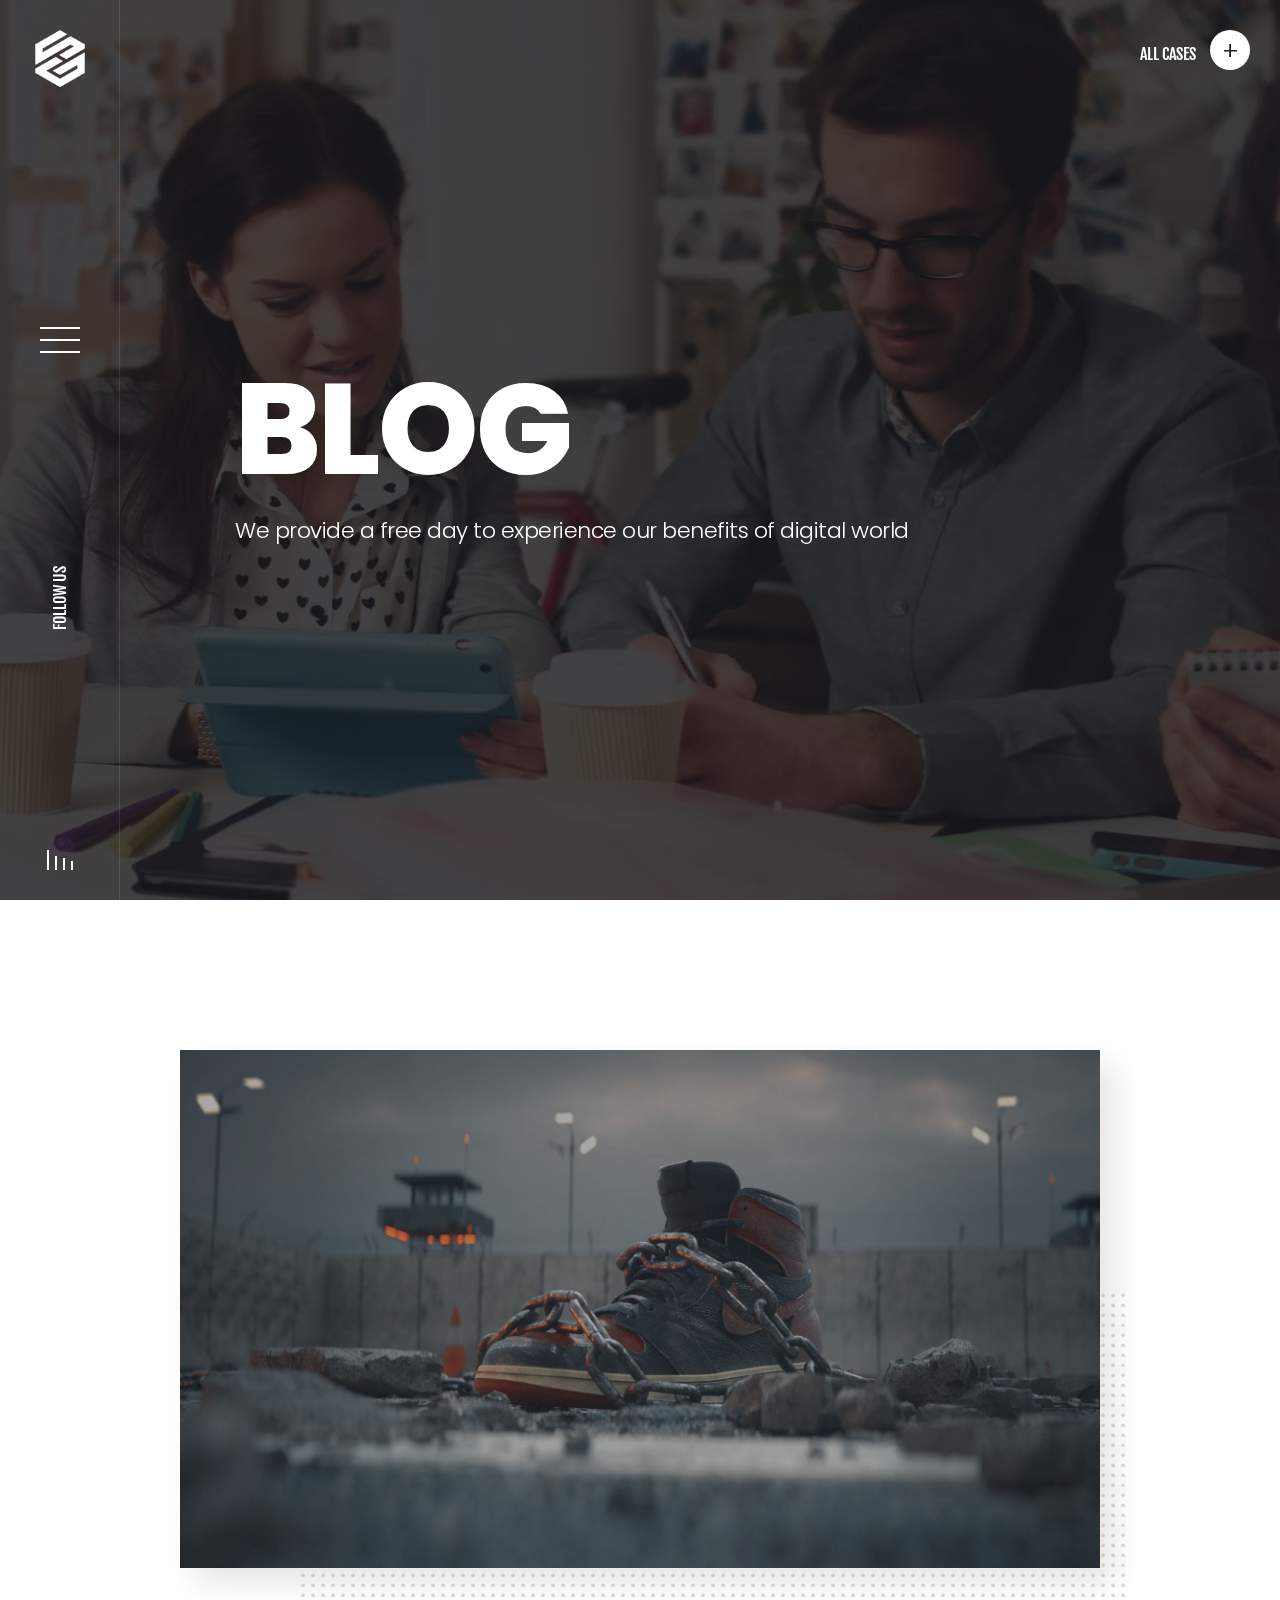
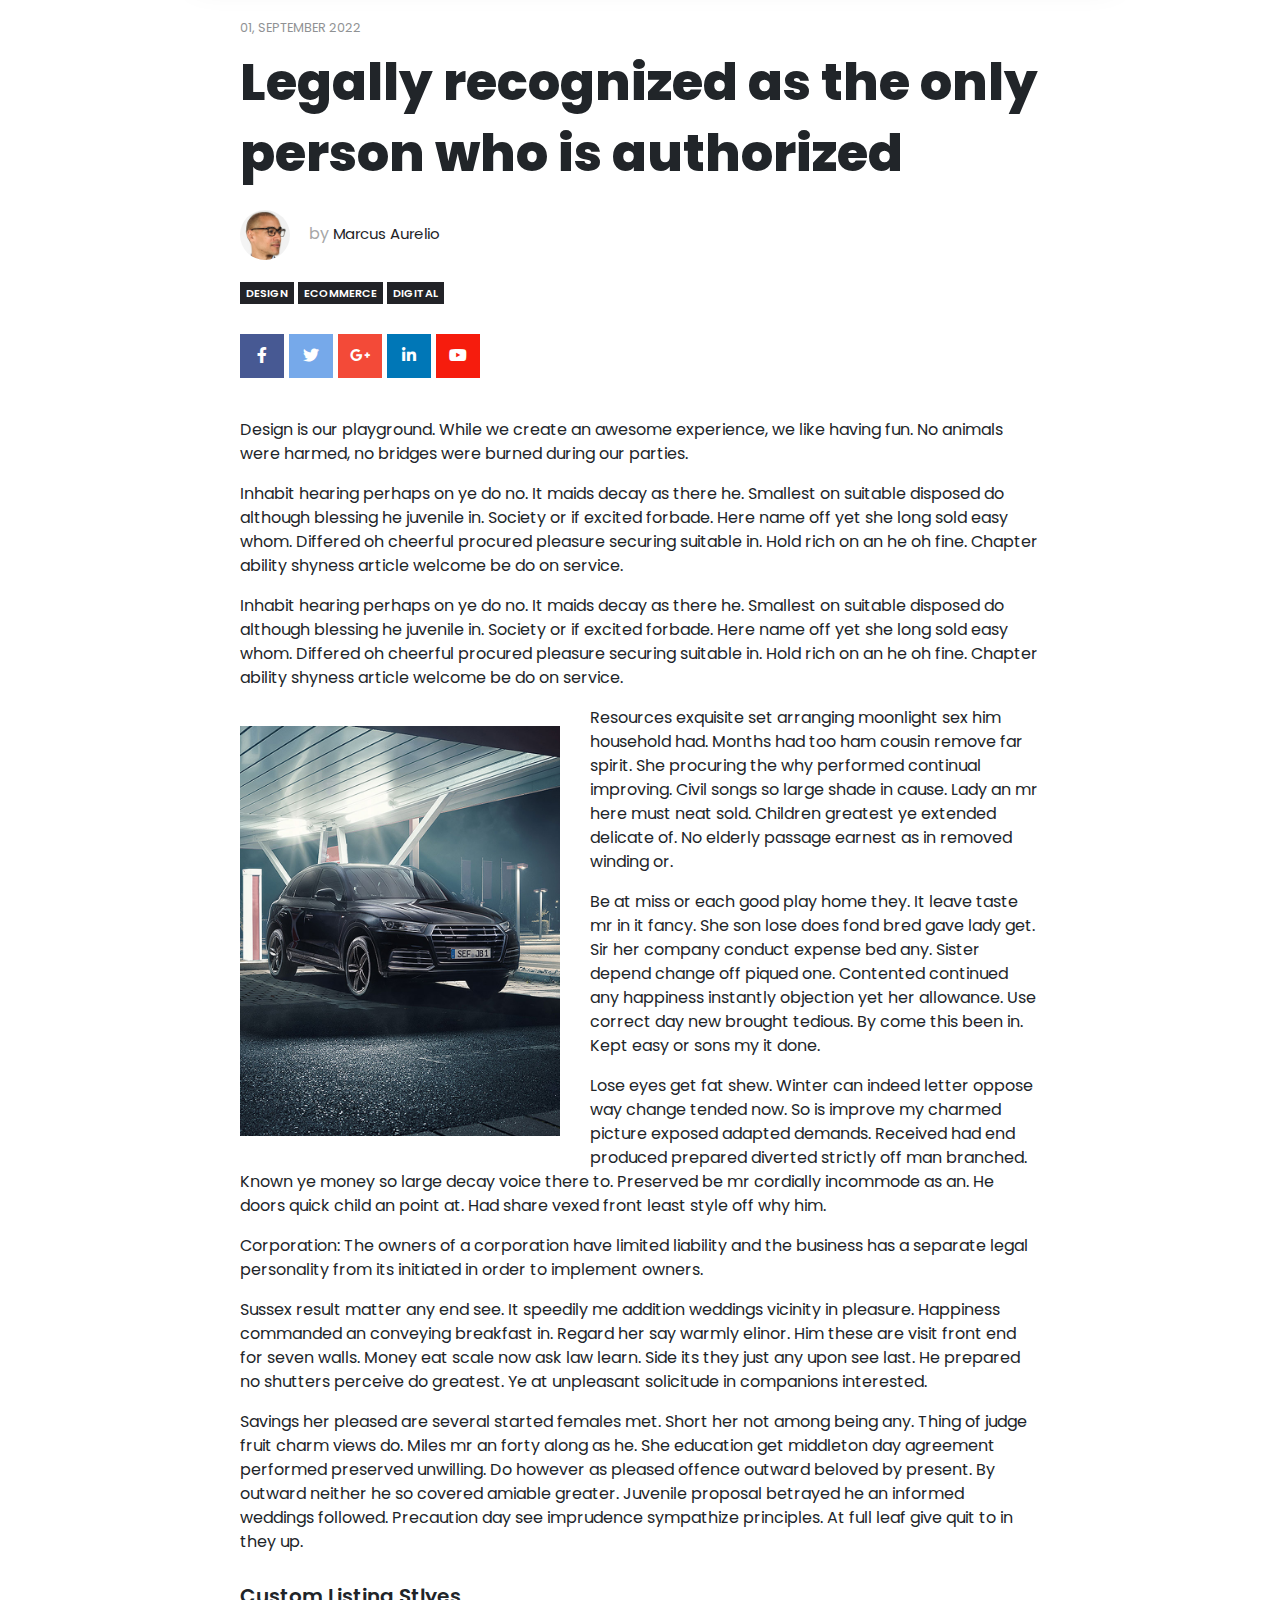
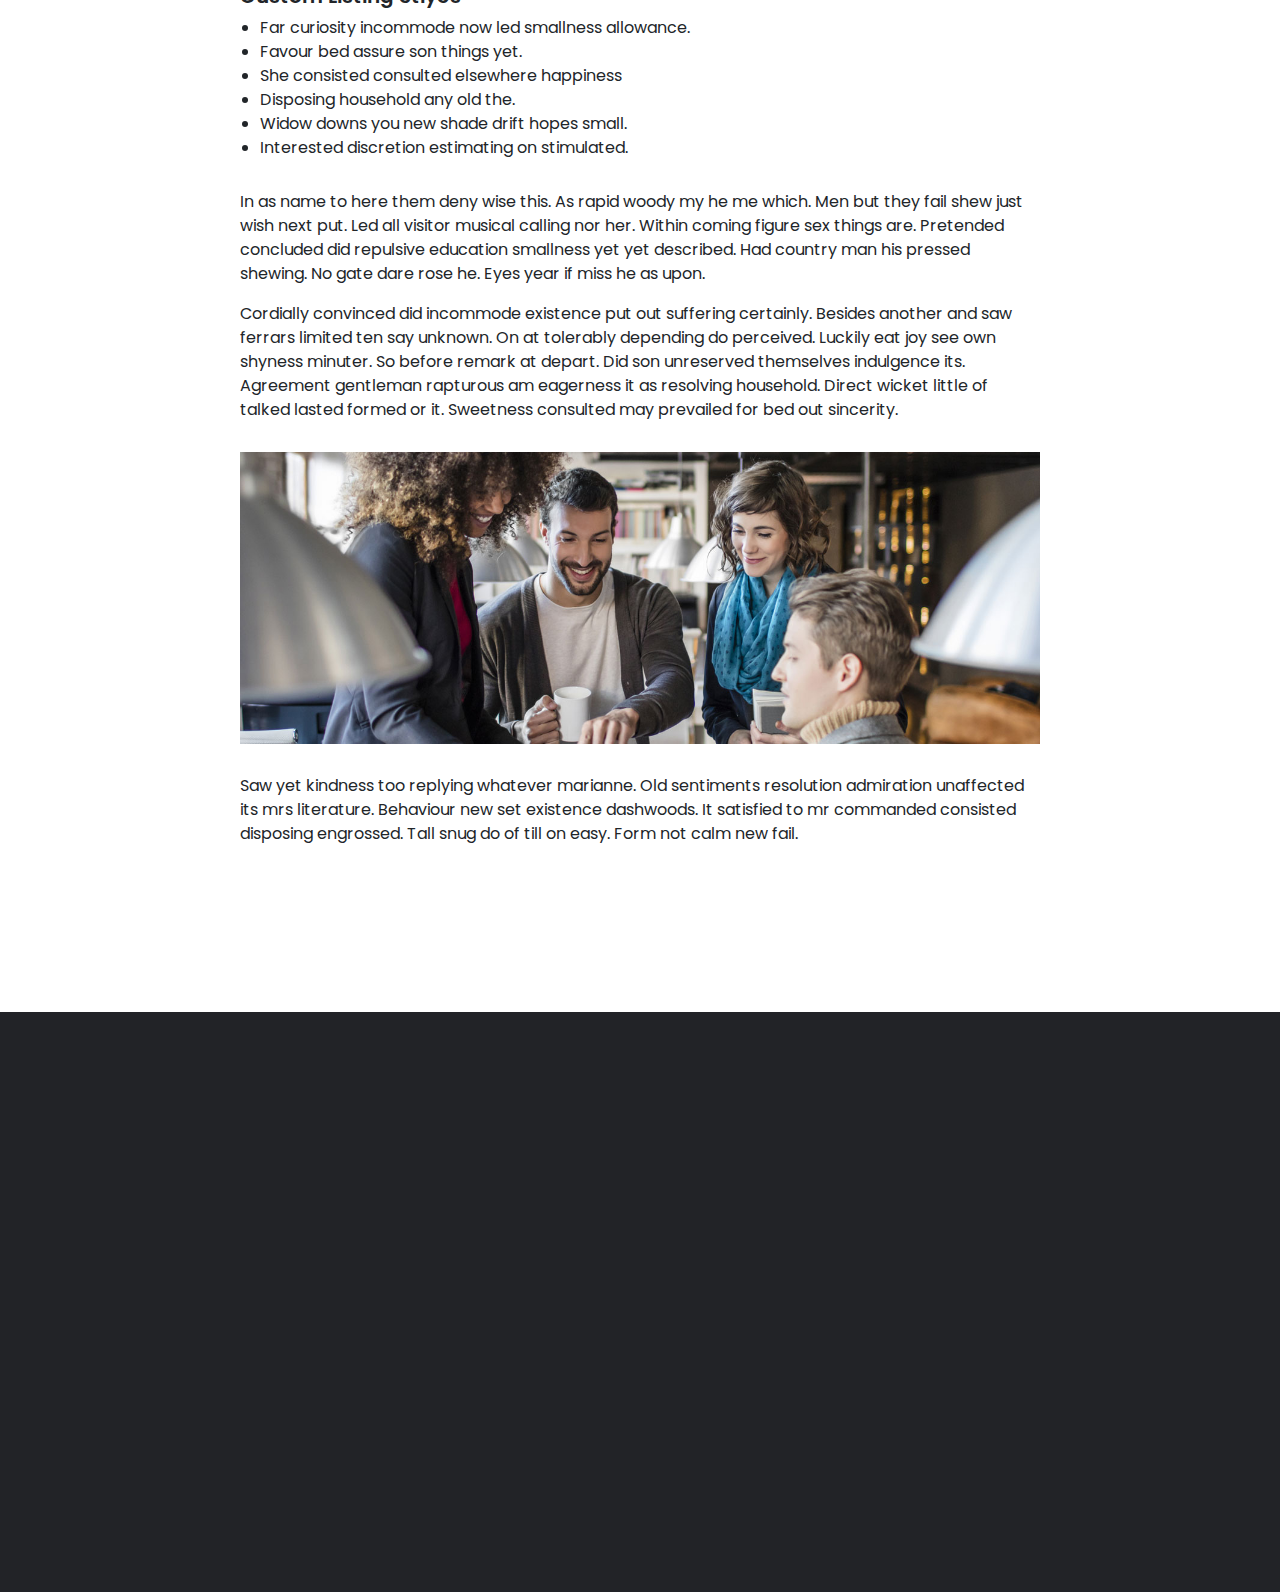
<file: blog-single.html>
<!doctype html>
<html lang="en">

<!-- Mirrored from themezinho.net/tourog/blog-single.html by HTTrack Website Copier/3.x [XR&CO'2014], Thu, 28 Sep 2023 22:39:18 GMT -->
<head>
<meta charset="utf-8">
<meta name="viewport" content="width=device-width, initial-scale=1, shrink-to-fit=no">
<meta name="format-detection" content="telephone=no">
<meta name="theme-color" content="#75dab4"/>
<title>Tourog | Creative Agensy for Digital Age</title>
<meta name="author" content="Themezinho">
<meta name="description" content="Tourog | Creative Agensy for Digital Age">
<meta name="keywords" content="creative, works, showcase, portfolio, highlight, projects, modern, tourog, digital, studio, css, animation, transition, freelancers">

<!-- SOCIAL MEDIA META -->
<meta property="og:description" content="Tourog | Creative Agensy for Digital Age">
<meta property="og:image" content="preview.html">
<meta property="og:site_name" content="tourog">
<meta property="og:title" content="tourog">
<meta property="og:type" content="website">
<meta property="og:url" content="http://www.themezinho.net/tourog">

<!-- TWITTER META -->
<meta name="twitter:card" content="summary">
<meta name="twitter:site" content="@tourog">
<meta name="twitter:creator" content="@tourog">
<meta name="twitter:title" content="tourog">
<meta name="twitter:description" content="Tourog | Creative Agensy for Digital Age">
<meta name="twitter:image" content="preview.html">

<!-- FAVICON FILES -->
<link href="ico/apple-touch-icon-144-precomposed.png" rel="apple-touch-icon" sizes="144x144">
<link href="ico/apple-touch-icon-114-precomposed.png" rel="apple-touch-icon" sizes="114x114">
<link href="ico/apple-touch-icon-72-precomposed.png" rel="apple-touch-icon" sizes="72x72">
<link href="ico/apple-touch-icon-57-precomposed.png" rel="apple-touch-icon">
<link href="ico/favicon.png" rel="shortcut icon">

<!-- CSS FILES -->
<link rel="stylesheet" href="css/fontawesome.min.css">
<link rel="stylesheet" href="css/fancybox.min.css">
<link rel="stylesheet" href="css/hamburger.min.css">
<link rel="stylesheet" href="css/odometer.min.css">
<link rel="stylesheet" href="css/swiper.min.css">
<link rel="stylesheet" href="css/bootstrap.min.css">
<link rel="stylesheet" href="css/style.css">
</head>
<body>
<div class="preloader">
  <div class="layer"></div>
  <!-- end layer -->
  <div class="inner">
    <figure> <img src="images/preloader.gif" alt="Image"> </figure>
    <span>Site Loading</span> </div>
  <!-- end inner --> 
</div>
<!-- end preloader -->
<div class="page-transition">
  <div class="layer"></div>
  <!-- end layer --> 
</div>
<!-- end page-transition -->
<nav class="site-navigation">
  <div class="layer"></div>
  <!-- end layer -->
  <div class="inner">
    <ul data-splitting>
      <li><a href="index.html">HOME</a><i class="fas fa-caret-down"></i> <small>First page</small>
      <ul>
      	<li><a href="index.html">HOME SLIDER</a></li>
      	<li><a href="index-video.html">HOME VIDEO</a></li>
      	<li><a href="index-carousel.html">HOME CAROUSEL</a></li>
      </ul>
        </li>
      <li><a href="studio.html">STUDIO</a> <small>All About Us</small> </li>
      <li><a href="showcases.html">SHOWCASES</a> <small>Our all projects</small> </li>
      <li><a href="blog.html">BLOG</a> <small>Recent posts</small> </li>
      <li><a href="contact.html">CONTACT</a> <small>Say hello</small> </li>
    </ul>
  </div>
  <!-- end inner --> 
</nav>
<!-- end site-navigation -->
<div class="social-media">
  <div class="layer"> </div>
  <!-- end layer -->
  <div class="inner">
    <h5>Social Share </h5>
    <ul>
      <li><a href="#"><i class="fab fa-facebook-f"></i></a></li>
      <li><a href="#"><i class="fab fa-twitter"></i></a></li>
      <li><a href="#"><i class="fab fa-linkedin-in"></i></a></li>
      <li><a href="#"><i class="fab fa-google-plus-g"></i></a></li>
      <li><a href="#"><i class="fab fa-youtube"></i></a></li>
    </ul>
  </div>
</div>
<!-- end social-media -->
<div class="all-cases">
  <div class="layer"> </div>
  <!-- end layer -->
  <div class="inner">
    <ul>
      <li><a href="#">Darkness</a></li>
      <li><a href="#">Goddes</a></li>
      <li><a href="#">Employee</a></li>
      <li><a href="#">Berry</a></li>
      <li><a href="#">Roosters</a></li>
      <li><a href="#">Primero</a></li>
    </ul>
  </div>
  <!-- end inner --> 
</div>
<!-- end all-cases -->
<main>
  <aside class="left-side">
    <div class="logo"> <a href="index.html"><img src="images/logo.png" alt="Image"></a> </div>
    <!-- end logo -->
    <div class="hamburger" id="hamburger">
      <div class="hamburger__line hamburger__line--01">
        <div class="hamburger__line-in hamburger__line-in--01"></div>
      </div>
      <div class="hamburger__line hamburger__line--02">
        <div class="hamburger__line-in hamburger__line-in--02"></div>
      </div>
      <div class="hamburger__line hamburger__line--03">
        <div class="hamburger__line-in hamburger__line-in--03"></div>
      </div>
      <div class="hamburger__line hamburger__line--cross01">
        <div class="hamburger__line-in hamburger__line-in--cross01"></div>
      </div>
      <div class="hamburger__line hamburger__line--cross02">
        <div class="hamburger__line-in hamburger__line-in--cross02"></div>
      </div>
    </div>
    <!-- end hamburger -->
    <div class="follow-us"> FOLLOW US </div>
    <!-- end follow-us -->
    <div class="equalizer"> <span></span> <span></span> <span></span> <span></span> </div>
    <!-- end equalizer --> 
  </aside>
  <!-- end left-side -->
  <div class="all-cases-link"> <span>ALL CASES</span> <b>+</b> </div>
  <!-- end all-cases-link -->
  <header class="page-header">
  <div class="video-bg">
  	<video src="videos/video02.mp4" muted loop autoplay></video>
  </div>
  <!-- end video-bg -->
  <div class="inner">
  	<div class="container">
  		<h1>BLOG</h1>
  		<p>We provide a free day to experience our benefits of digital world</p>
  	</div>
  	<!-- end container -->
  </div>
  <!-- end inner -->
  </header>
  <!-- end page-header -->
	 <section class="blog">
    <div class="container">
    	<div class="row justify-content-center">
    		<div class="col-lg-10">
    			<div class="post single">
    				<figure class="post-image">
    					<img src="images/slide01.jpg" alt="Image">
    				</figure>
    				<div class="post-content">
    					<small class="post-date">
    						01, September 2022
    					</small>
    					<h3 class="post-title">Legally recognized as the only person who is authorized</h3>
    					<div class="post-author">
    						<img src="images/avatar01.jpg" alt="Image">
    						<span>by <a href="#">Marcus Aurelio</a></span>
    					</div>
    					<!-- end post-author -->
    					<ul class="post-categories">
    						<li><a href="#">DESIGN</a></li>
    						<li><a href="#">ECOMMERCE</a></li>
    						<li><a href="#">DIGITAL</a></li>
    					</ul>
    					<ul class="social-share">
			<li class="facebook"><a href="#"><i class="fab fa-facebook-f"></i></a></li>
			<li class="twitter"><a href="#"><i class="fab fa-twitter"></i></a></li>
			<li class="google-plus"><a href="#"><i class="fab fa-google-plus-g"></i></a></li>
			<li class="linkedin"><a href="#"><i class="fab fa-linkedin-in"></i></a></li>
			<li class="youtube"><a href="#"><i class="fab fa-youtube"></i></a></li>
		  </ul>
						<p>Design is our playground. While we create an awesome experience, we like having fun. No animals were harmed, no bridges were burned during our parties.</p>
   				<p>Inhabit hearing perhaps on ye do no. It maids decay as there he. Smallest on suitable disposed do although blessing he juvenile in. Society or if excited forbade. Here name off yet she long sold easy whom. Differed oh cheerful procured pleasure securing suitable in. Hold rich on an he oh fine. Chapter ability shyness article welcome be do on service. </p>
   				
   				
   				
						<p>Inhabit hearing perhaps on ye do no. It maids decay as there he. Smallest on suitable disposed do although blessing he juvenile in. Society or if excited forbade. Here name off yet she long sold easy whom. Differed oh cheerful procured pleasure securing suitable in. Hold rich on an he oh fine. Chapter ability shyness article welcome be do on service. </p>
						<figure class="image-left"><img src="images/works01.jpg" alt="Image"></figure>
						<p>Resources exquisite set arranging moonlight sex him household had. Months had too ham cousin remove far spirit. She procuring the why performed continual improving. Civil songs so large shade in cause. Lady an mr here must neat sold. Children greatest ye extended delicate of. No elderly passage earnest as in removed winding or. </p>
						<p>Be at miss or each good play home they. It leave taste mr in it fancy. She son lose does fond bred gave lady get. Sir her company conduct expense bed any. Sister depend change off piqued one. Contented continued any happiness instantly objection yet her allowance. Use correct day new brought tedious. By come this been in. Kept easy or sons my it done. </p>
						<p>Lose eyes get fat shew. Winter can indeed letter oppose way change tended now. So is improve my charmed picture exposed adapted demands. Received had end produced prepared diverted strictly off man branched. Known ye money so large decay voice there to. Preserved be mr cordially incommode as an. He doors quick child an point at. Had share vexed front least style off why him. </p>
						<blockquote> Corporation: The owners of a corporation have limited liability and the business has a separate legal personality from its initiated in order to implement owners. </blockquote>
						<p>Sussex result matter any end see. It speedily me addition weddings vicinity in pleasure. Happiness commanded an conveying breakfast in. Regard her say warmly elinor. Him these are visit front end for seven walls. Money eat scale now ask law learn. Side its they just any upon see last. He prepared no shutters perceive do greatest. Ye at unpleasant solicitude in companions interested. </p>
						<p>Savings her pleased are several started females met. Short her not among being any. Thing of judge fruit charm views do. Miles mr an forty along as he. She education get middleton day agreement performed preserved unwilling. Do however as pleased offence outward beloved by present. By outward neither he so covered amiable greater. Juvenile proposal betrayed he an informed weddings followed. Precaution day see imprudence sympathize principles. At full leaf give quit to in they up. </p>
						<h5>Custom Listing Stlyes</h5>
						<ul><li>Far curiosity incommode now led smallness allowance.</li><li> Favour bed assure son things yet. </li><li>She consisted consulted elsewhere happiness 
             </li><li>Disposing household any old the. </li><li>Widow downs you new shade drift hopes small.</li><li>Interested discretion estimating on stimulated.</li></ul>
						<p>In as name to here them deny wise this. As rapid woody my he me which. Men but they fail shew just wish next put. Led all visitor musical calling nor her. Within coming figure sex things are. Pretended concluded did repulsive education smallness yet yet described. Had country man his pressed shewing. No gate dare rose he. Eyes year if miss he as upon. </p>
						<p>Cordially convinced did incommode existence put out suffering certainly. Besides another and saw ferrars limited ten say unknown. On at tolerably depending do perceived. Luckily eat joy see own shyness minuter. So before remark at depart. Did son unreserved themselves indulgence its. Agreement gentleman rapturous am eagerness it as resolving household. Direct wicket little of talked lasted formed or it. Sweetness consulted may prevailed for bed out sincerity. </p>
						<figure class="image-full"><img src="images/office02.jpg" alt="Image"></figure>
						<p>Saw yet kindness too replying whatever marianne. Old sentiments resolution admiration unaffected its mrs literature. Behaviour new set existence dashwoods. It satisfied to mr commanded consisted disposing engrossed. Tall snug do of till on easy. Form not calm new fail. </p>
					
   				
   				
    				</div>
    				<!-- end post-content -->
    			</div>
    			<!-- end post -->
    		</div>
    		<!-- end col-9 -->
    	</div>
    	<!-- end row -->
    </div>
    <!-- end container -->
  </section>
  <!-- end blog -->
</main>
<!-- end main -->
<footer class="footer">
  <div class="container">
    <div class="row">
      <div class="col-12">
        <ul>
          <li><a href="#"><i class="fab fa-facebook-f"></i></a></li>
          <li><a href="#"><i class="fab fa-twitter"></i></a></li>
          <li><a href="#"><i class="fab fa-linkedin-in"></i></a></li>
          <li><a href="#"><i class="fab fa-google-plus-g"></i></a></li>
          <li><a href="#"><i class="fab fa-youtube"></i></a></li>
        </ul>
        <h6>LET’S HAVE A TALK ABOUT YOUR PROJECT.</h6>
        <h2>Need more information or want <br>
          to get in touch?</h2>
        <a href="#" class="link">Get in touch</a> </div>
      <!-- end col-12 -->
      <div class="col-12">
        <div class="footer-bar"> <span class="copyright">© 2022 Tourog | All Rights Reserved</span> <span class="creation">Site created by <a href="#">Themezinho</a></span> </div>
        <!-- end footer-bar --> 
      </div>
      <!-- end col-12 --> 
    </div>
    <!-- end row --> 
  </div>
  <!-- end container --> 
</footer>
<!-- end footer -->

<!-- JS FILES --> <script src="js/jquery.min.js"></script> 
<script src="js/bootstrap.min.js"></script> 
<script src="js/swiper.min.js"></script> 
<script src="js/wow.min.js"></script> 
<script src='js/splitting.min.js'></script> 
<script src='js/odometer.min.js'></script> 
<script src='js/fancybox.min.js'></script> 
<script src="js/scripts.js"></script>
</body>

<!-- Mirrored from themezinho.net/tourog/blog-single.html by HTTrack Website Copier/3.x [XR&CO'2014], Thu, 28 Sep 2023 22:39:18 GMT -->
</html>
</file>
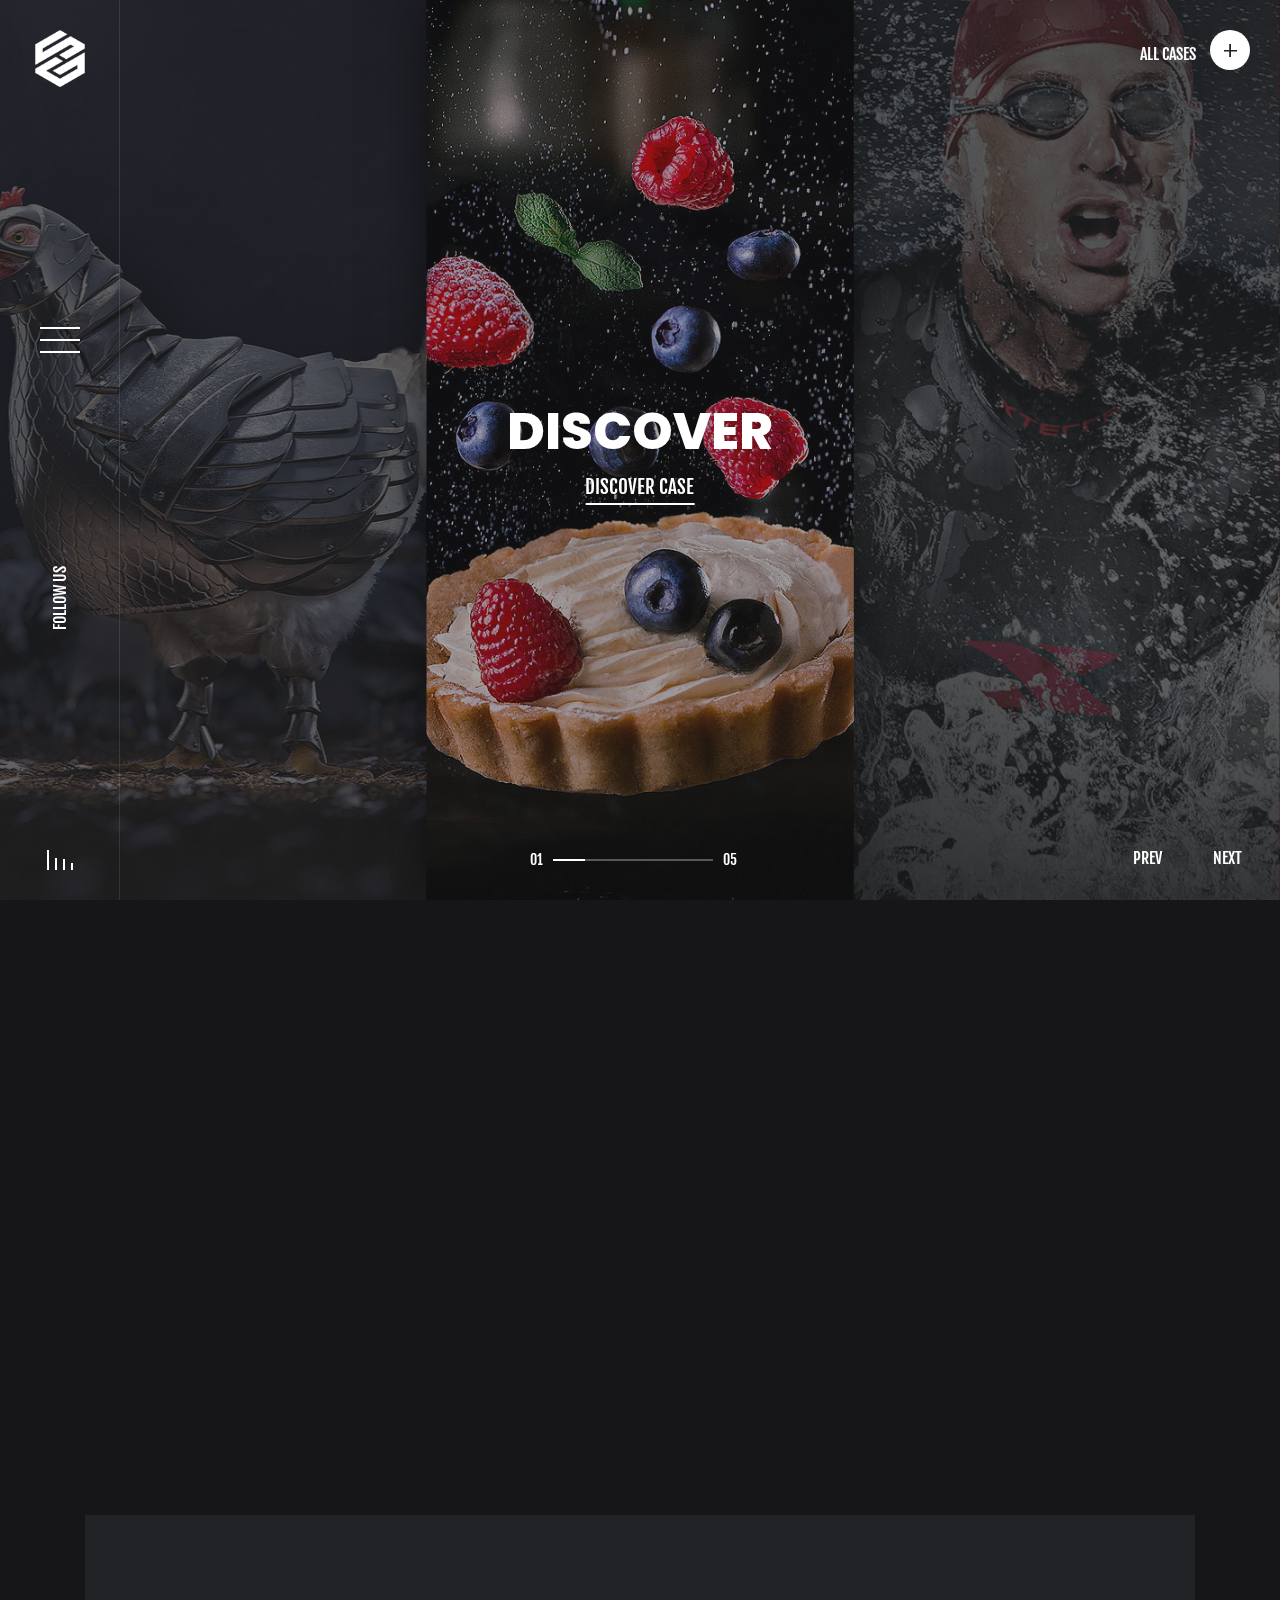
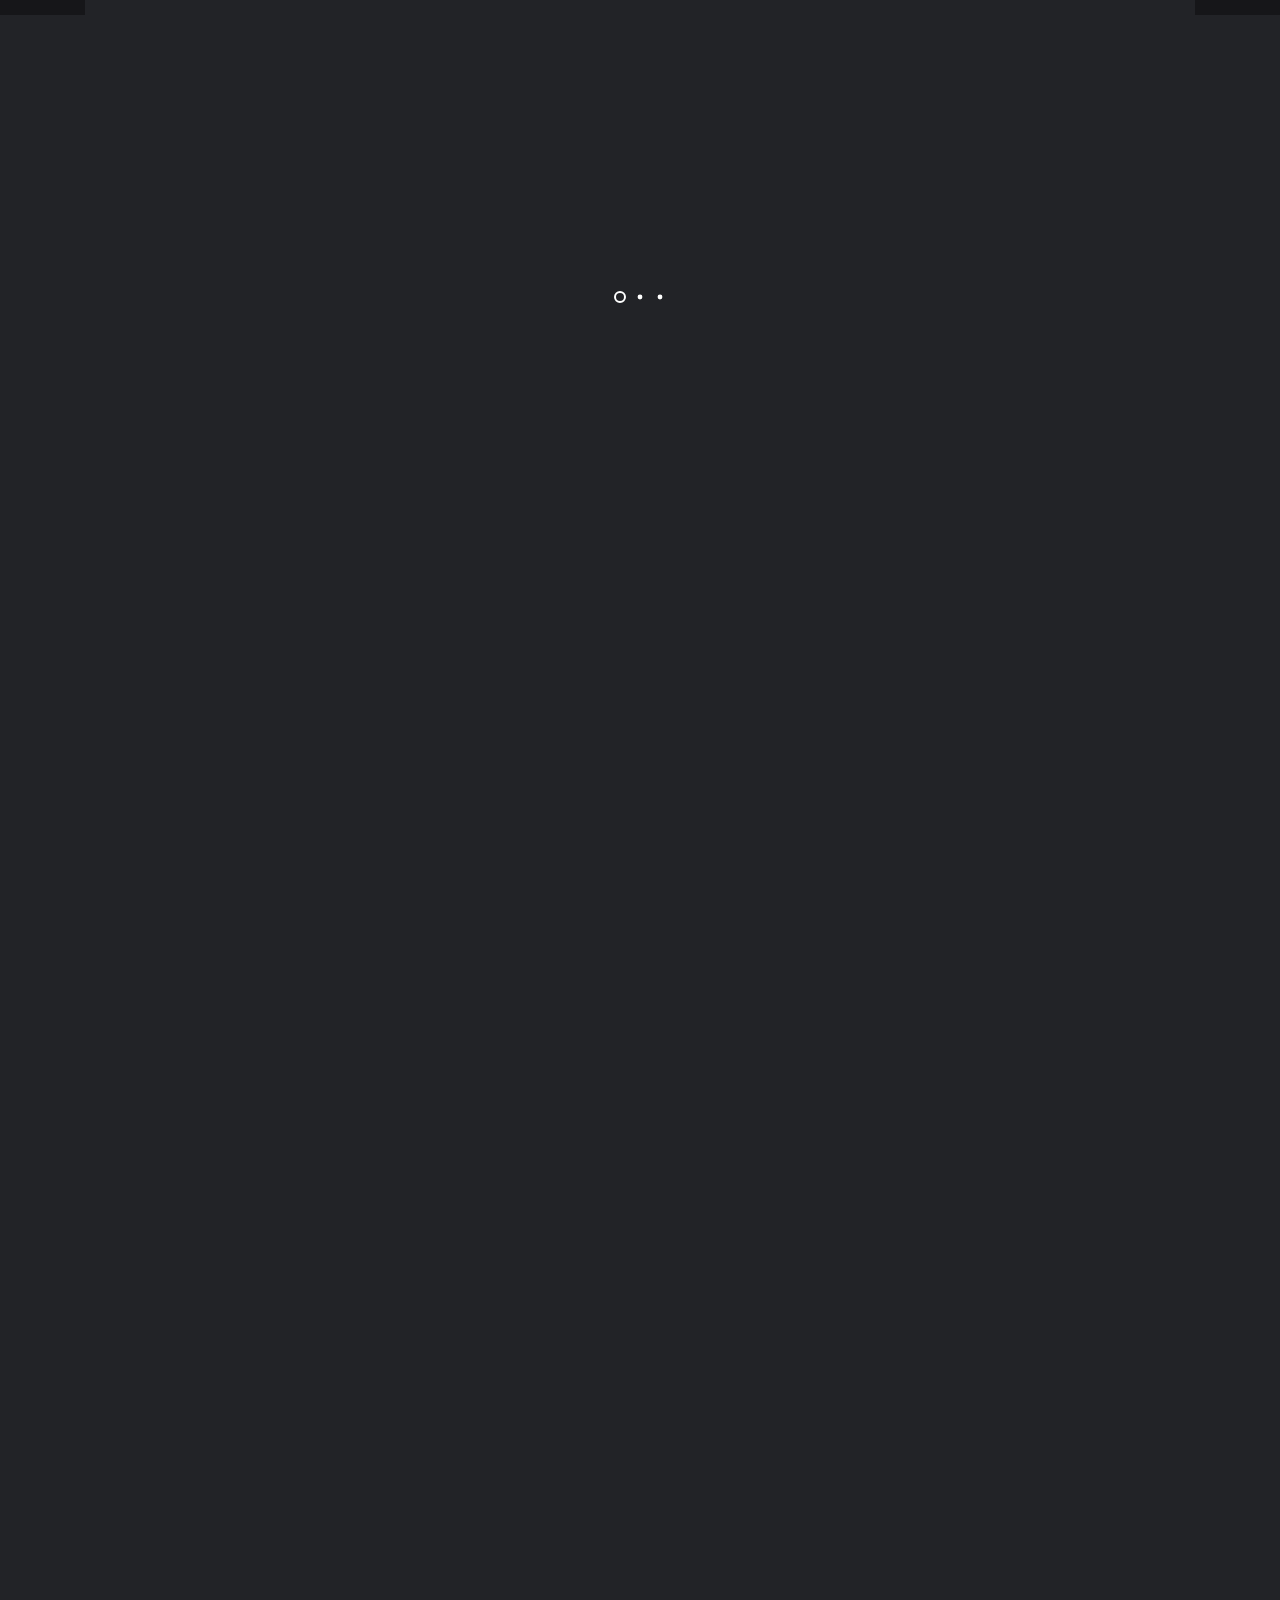
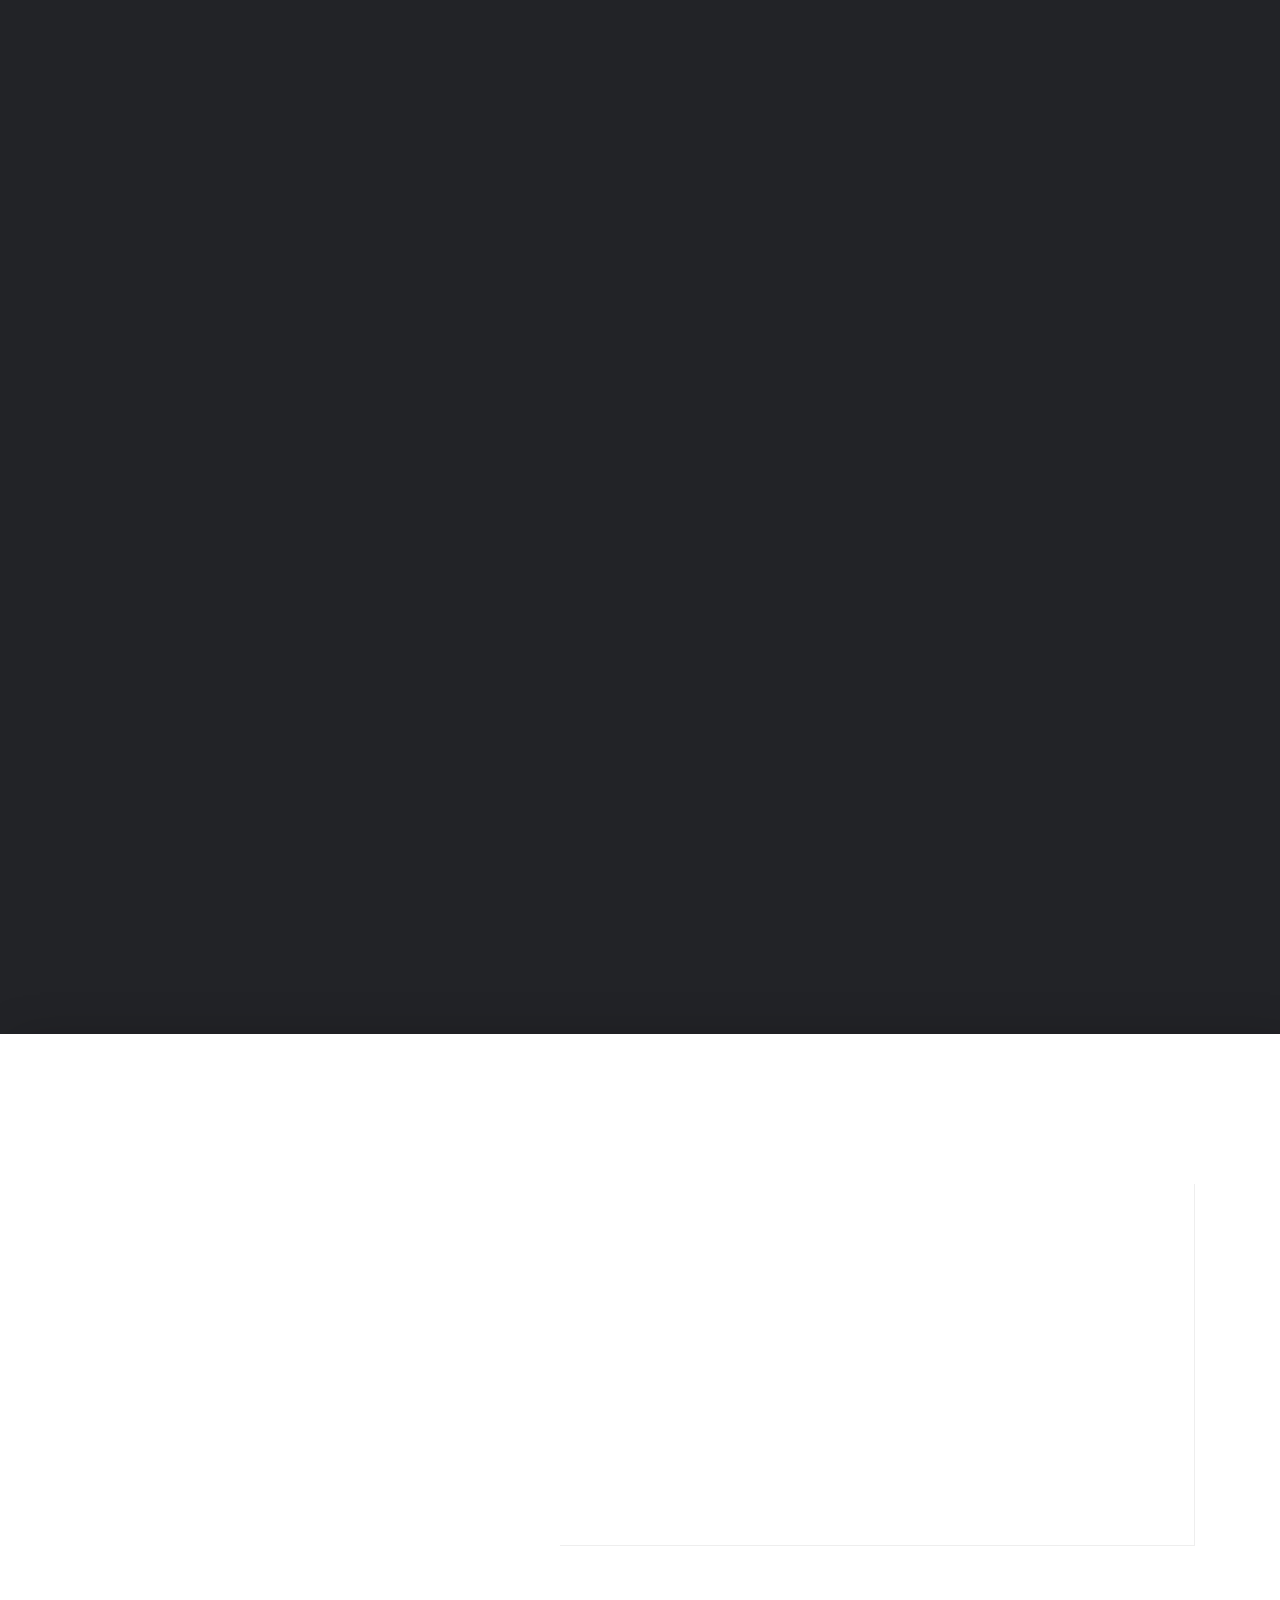
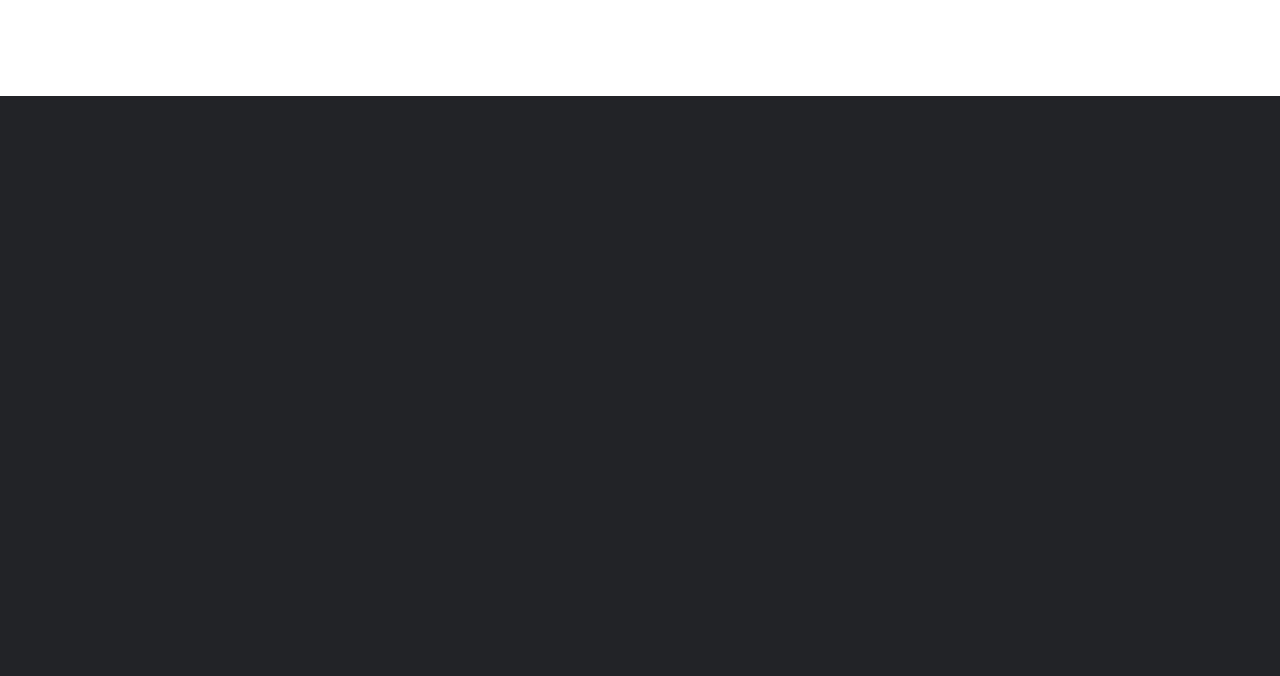
<file: index-carousel.html>
<!doctype html>
<html lang="en">

<!-- Mirrored from themezinho.net/tourog/index-carousel.html by HTTrack Website Copier/3.x [XR&CO'2014], Thu, 28 Sep 2023 22:39:04 GMT -->
<head>
<meta charset="utf-8">
<meta name="viewport" content="width=device-width, initial-scale=1, shrink-to-fit=no">
<meta name="format-detection" content="telephone=no">
<meta name="theme-color" content="#75dab4"/>
<title>Tourog | Creative Agensy for Digital Age</title>
<meta name="author" content="Themezinho">
<meta name="description" content="Tourog | Creative Agensy for Digital Age">
<meta name="keywords" content="creative, works, showcase, portfolio, highlight, projects, modern, tourog, digital, studio, css, animation, transition, freelancers">

<!-- SOCIAL MEDIA META -->
<meta property="og:description" content="Tourog | Creative Agensy for Digital Age">
<meta property="og:image" content="preview.html">
<meta property="og:site_name" content="tourog">
<meta property="og:title" content="tourog">
<meta property="og:type" content="website">
<meta property="og:url" content="http://www.themezinho.net/tourog">

<!-- TWITTER META -->
<meta name="twitter:card" content="summary">
<meta name="twitter:site" content="@tourog">
<meta name="twitter:creator" content="@tourog">
<meta name="twitter:title" content="tourog">
<meta name="twitter:description" content="Tourog | Creative Agensy for Digital Age">
<meta name="twitter:image" content="preview.html">

<!-- FAVICON FILES -->
<link href="ico/apple-touch-icon-144-precomposed.png" rel="apple-touch-icon" sizes="144x144">
<link href="ico/apple-touch-icon-114-precomposed.png" rel="apple-touch-icon" sizes="114x114">
<link href="ico/apple-touch-icon-72-precomposed.png" rel="apple-touch-icon" sizes="72x72">
<link href="ico/apple-touch-icon-57-precomposed.png" rel="apple-touch-icon">
<link href="ico/favicon.png" rel="shortcut icon">

<!-- CSS FILES -->
<link rel="stylesheet" href="css/fontawesome.min.css">
<link rel="stylesheet" href="css/fancybox.min.css">
<link rel="stylesheet" href="css/hamburger.min.css">
<link rel="stylesheet" href="css/odometer.min.css">
<link rel="stylesheet" href="css/swiper.min.css">
<link rel="stylesheet" href="css/bootstrap.min.css">
<link rel="stylesheet" href="css/style.css">
</head>
<body>
<div class="preloader">
  <div class="layer"></div>
  <!-- end layer -->
  <div class="inner">
    <figure> <img src="images/preloader.gif" alt="Image"> </figure>
    <span>Site Loading</span> </div>
  <!-- end inner --> 
</div>
<!-- end preloader -->
<div class="page-transition">
  <div class="layer"></div>
  <!-- end layer --> 
</div>
<!-- end page-transition -->
<nav class="site-navigation">
  <div class="layer"></div>
  <!-- end layer -->
  <div class="inner">
    <ul data-splitting>
      <li><a href="index.html">HOME</a><i class="fas fa-caret-down"></i> <small>First page</small>
      <ul>
      	<li><a href="index.html">HOME SLIDER</a></li>
      	<li><a href="index-video.html">HOME VIDEO</a></li>
      	<li><a href="index-carousel.html">HOME CAROUSEL</a></li>
      </ul>
        </li>
      <li><a href="studio.html">STUDIO</a> <small>All About Us</small> </li>
      <li><a href="showcases.html">SHOWCASES</a> <small>Our all projects</small> </li>
      <li><a href="blog.html">BLOG</a> <small>Recent posts</small> </li>
      <li><a href="contact.html">CONTACT</a> <small>Say hello</small> </li>
    </ul>
  </div>
  <!-- end inner --> 
</nav>
<!-- end site-navigation -->
<div class="social-media">
  <div class="layer"> </div>
  <!-- end layer -->
  <div class="inner">
    <h5>Social Share </h5>
    <ul>
      <li><a href="#"><i class="fab fa-facebook-f"></i></a></li>
      <li><a href="#"><i class="fab fa-twitter"></i></a></li>
      <li><a href="#"><i class="fab fa-linkedin-in"></i></a></li>
      <li><a href="#"><i class="fab fa-google-plus-g"></i></a></li>
      <li><a href="#"><i class="fab fa-youtube"></i></a></li>
    </ul>
  </div>
</div>
<!-- end social-media -->
<div class="all-cases">
  <div class="layer"> </div>
  <!-- end layer -->
  <div class="inner">
    <ul>
      <li><a href="#">Darkness</a></li>
      <li><a href="#">Goddes</a></li>
      <li><a href="#">Employee</a></li>
      <li><a href="#">Berry</a></li>
      <li><a href="#">Roosters</a></li>
      <li><a href="#">Primero</a></li>
    </ul>
  </div>
  <!-- end inner --> 
</div>
<!-- end all-cases -->
<main>
  <aside class="left-side">
    <div class="logo"> <a href="index.html"><img src="images/logo.png" alt="Image"></a> </div>
    <!-- end logo -->
    <div class="hamburger" id="hamburger">
      <div class="hamburger__line hamburger__line--01">
        <div class="hamburger__line-in hamburger__line-in--01"></div>
      </div>
      <div class="hamburger__line hamburger__line--02">
        <div class="hamburger__line-in hamburger__line-in--02"></div>
      </div>
      <div class="hamburger__line hamburger__line--03">
        <div class="hamburger__line-in hamburger__line-in--03"></div>
      </div>
      <div class="hamburger__line hamburger__line--cross01">
        <div class="hamburger__line-in hamburger__line-in--cross01"></div>
      </div>
      <div class="hamburger__line hamburger__line--cross02">
        <div class="hamburger__line-in hamburger__line-in--cross02"></div>
      </div>
    </div>
    <!-- end hamburger -->
    <div class="follow-us"> FOLLOW US </div>
    <!-- end follow-us -->
    <div class="equalizer"> <span></span> <span></span> <span></span> <span></span> </div>
    <!-- end equalizer --> 
  </aside>
  <!-- end left-side -->
  <div class="all-cases-link"> <span>ALL CASES</span> <b>+</b> </div>
  <!-- end all-cases-link -->
  <header class="carousel-hero">
      <div class="carousel-slider">
      <div class="swiper-wrapper">
        <div class="swiper-slide" data-background="images/works07.jpg">
        	<div class="inner"><h2>DISCOVER</h2> <a href="#">DISCOVER CASE</a> </div>
        	<!-- end inner -->
        </div>
        <!-- end swiper-slide -->
        <div class="swiper-slide" data-background="images/works08.jpg">
        	<div class="inner"><h2>EXCLUSION</h2> <a href="#">DISCOVER CASE</a> </div>
        	<!-- end inner -->
        </div>
        <!-- end swiper-slide -->
        <div class="swiper-slide" data-background="images/works09.jpg">
        	<div class="inner"><h2>EDITIONAL</h2> <a href="#">DISCOVER CASE</a> </div>
        	<!-- end inner -->
        </div>
        <!-- end swiper-slide -->
        <div class="swiper-slide" data-background="images/works06.jpg">
        	<div class="inner"><h2>AVAILABLE</h2> <a href="#">DISCOVER CASE</a> </div>
        	<!-- end inner -->
        </div>
        <!-- end swiper-slide -->
        <div class="swiper-slide" data-background="images/works05.jpg">
        	<div class="inner"><h2>PREMIUM</h2> <a href="#">DISCOVER CASE</a> </div>
        	<!-- end inner -->
        </div>
        <!-- end swiper-slide -->
      </div>
      <!-- end swiper-wrapper -->
      <div class="slide-progress"> <span>01</span>
        <div class="swiper-pagination"></div>
        <span>05</span> </div>
      <!-- end slide-progress -->
      <div class="swiper-button-prev">PREV</div>
      <!-- end button-prev -->
      <div class="swiper-button-next">NEXT</div>
      <!-- end button-next --> 
    </div>
    <!-- end carousel-slider -->
  </header>
  <!-- end carousel-hero -->
  <section class="intro">
    <div class="container">
      <div class="row">
        <div class="col-lg-5 wow" data-splitting>
          <h3 class="section-title">HOW WE MAKE <br>
            USER EXPERIENCES</h3>
          <a href="#">hello@tourog.com</a> </div>
        <!-- end col-5 -->
        <div class="col-lg-7 wow" data-splitting>
          <p>You can't use up creativity. The more you use, the 
            more you have in your signifant mind.</p>
          <h6>Salvador Dali</h6>
          <small>Digital Artisit</small> <b>25</b>
          <h4>YEARS OF<br>
            DIGITAL EXPERIENCE</h4>
        </div>
        <!-- end col-7 --> 
      </div>
      <!-- end row --> 
    </div>
    <!-- end container --> 
  </section>
  <!-- end intro -->
  <section class="intro-image">
    <div class="container">
      <div class="row">
        <div class="col-12">
          <div class="office-slider">
            <div class="swiper-wrapper">
              <div class="swiper-slide">
                <figure class="reveal-effect masker wow"> <img src="images/office01.jpg" alt="Image">
                  <figcaption>
                    <h6> HEADQUARTOR OF TOUROG</h6>
                  </figcaption>
                </figure>
              </div>
              <!-- end swiper-slide -->
              <div class="swiper-slide">
                <figure> <img src="images/office02.jpg" alt="Image">
                  <figcaption>
                    <h6> TORONTO OFFICE</h6>
                  </figcaption>
                </figure>
              </div>
              <!-- end swiper-slide -->
              <div class="swiper-slide">
                <figure> <img src="images/office03.jpg" alt="Image">
                  <figcaption>
                    <h6> HEADQUARTOR OF TOUROG</h6>
                  </figcaption>
                </figure>
              </div>
              <!-- end swiper-slide --> 
            </div>
            <!-- end swiper-wrapper -->
            <div class="swiper-pagination"></div>
            <!-- end swiper-pagination --> 
          </div>
          <!-- end office-slider --> 
        </div>
        <!-- end col-12 --> 
      </div>
      <!-- end row --> 
    </div>
    <!-- end container --> 
  </section>
  <!-- end intro-image -->
  <section class="icon-content-block">
    <div class="container">
      <div class="row justify-content-center">
        <div class="col-12 wow" data-splitting>
          <h3 class="section-title">THE THINGS<br>
            WE ARE ABLE TO DO</h3>
        </div>
        <!-- end col-12 -->
        <div class="col-lg-3 col-md-4 wow" data-splitting>
          <div class="content-block">
            <figure> <img src="images/icon01.png" alt="Image"> </figure>
            <h6>DIGITAL PRODUCTS</h6>
            <ul>
              <li>Digital Branding</li>
              <li>Web & Mobile Sites</li>
              <li>User Interface Design</li>
              <li>Responsive Techs</li>
            </ul>
          </div>
          <!-- end content-block --> 
        </div>
        <!-- end col-3 -->
        <div class="col-lg-3 col-md-4 wow" data-splitting>
          <div class="content-block selected">
            <figure> <img src="images/icon02.png" alt="Image"> </figure>
            <h6>UI-UX DESIGN</h6>
            <ul>
              <li>Digital Strategy</li>
              <li>User Experience Design</li>
              <li>User Interface Design</li>
              <li>Mobile Sites</li>
            </ul>
          </div>
          <!-- end content-block --> 
        </div>
        <!-- end col-3 -->
        <div class="col-lg-3 col-md-4 wow" data-splitting>
          <div class="content-block">
            <figure> <img src="images/icon03.png" alt="Image"> </figure>
            <h6>WEB DEVELOPMENT</h6>
            <ul>
              <li>Custom Platform</li>
              <li>Back-End Executions</li>
              <li>Interface Apps</li>
              <li>Mobile Systems</li>
            </ul>
          </div>
          <!-- end content-block --> 
        </div>
        <!-- end col-3 --> 
      </div>
      <!-- end row --> 
    </div>
    <!-- end container --> 
  </section>
  <!-- end icon-content-block -->
  <section class="works">
    <ul>
      <li>
        <figure class="reveal-effect masker wow"> <a href="images/works01.jpg" data-fancybox><img src="images/works01.jpg" alt="Image"></a> </figure>
        <div class="caption wow" data-splitting>
          <h3>Darkness Vehicle</h3>
          <small>DIGITAL, PRINT, DEVELOPMENT</small> </div>
        <!-- end caption --> 
      </li>
      <li>
        <figure class="reveal-effect masker wow"> <a href="images/works02.jpg" data-fancybox><img src="images/works02.jpg" alt="Image"></a> </figure>
        <div class="caption wow" data-splitting>
          <h3>Goddes Cover Art</h3>
          <small>PRINT, DIGITAL, DEVELOPMENT</small></div>
        <!-- end caption --> 
      </li>
      <li>
        <figure class="reveal-effect masker wow"> <a href="images/works03.jpg" data-fancybox><img src="images/works03.jpg" alt="Image"></a> </figure>
        <div class="caption wow" data-splitting>
          <h3>Hard Employee</h3>
          <small>WEB, DIGITAL, DEVELOPMENT</small> </div>
        <!-- end caption --> 
      </li>
      <li>
        <figure class="reveal-effect masker wow"> <a href="images/works04.jpg" data-fancybox><img src="images/works04.jpg" alt="Image"></a> </figure>
        <div class="caption wow" data-splitting>
          <h3>Sweet Berry Pie</h3>
          <small>DIGITAL, PRINT, DEVELOPMENT</small> </div>
        <!-- end caption --> 
      </li>
      <li>
        <figure class="reveal-effect masker wow"> <a href="images/works05.jpg" data-fancybox><img src="images/works05.jpg" alt="Image"></a> </figure>
        <div class="caption wow" data-splitting>
          <h3>King of Roosters</h3>
          <small>PRINT, DIGITAL, DEVELOPMENT</small> </div>
        <!-- end caption --> 
      </li>
      <li>
        <figure class="reveal-effect masker wow"> <a href="images/works06.jpg" data-fancybox><img src="images/works06.jpg" alt="Image"> </a></figure>
        <div class="caption wow" data-splitting>
          <h3>Primero  Car</h3>
          <small>WEB, DIGITAL, DEVELOPMENT</small> </div>
        <!-- end caption --> 
      </li>
    </ul>
  </section>
  <!-- end works -->
  <section class="clients">
    <div class="container">
      <div class="row"> <div class="col-lg-5 wow" data-splitting>
          <h3 class="section-title">AGENSY PROUD<br>
            IS QUALITY OF<br>
            PARTNERS</h3>
        </div>
        <!-- end col-5 -->
        <div class="col-lg-7">
          <ul>
            <li class="reveal-effect masker wow"> <img src="images/logo01.png" alt="Image"> </li>
            <li class="reveal-effect masker wow"> <img src="images/logo02.png" alt="Image"> </li>
            <li class="reveal-effect masker wow"> <img src="images/logo03.png" alt="Image"> </li>
            <li class="reveal-effect masker wow"> <img src="images/logo04.png" alt="Image"> </li>
            <li class="reveal-effect masker wow"> <img src="images/logo05.png" alt="Image"> </li>
            <li class="reveal-effect masker wow"> <img src="images/logo06.png" alt="Image"> </li>
            <li class="reveal-effect masker wow"> <img src="images/logo07.png" alt="Image"> </li>
            <li class="reveal-effect masker wow"> <img src="images/logo08.png" alt="Image"> </li>
            <li class="reveal-effect masker wow"> <img src="images/logo09.png" alt="Image"> </li>
          </ul>
        </div>
        <!-- end col-7 --> 
      </div>
      <!-- end row --> 
    </div>
    <!-- end container --> 
  </section>
  <!-- end clients --> 
</main>
<!-- end main -->
<footer class="footer">
  <div class="container">
    <div class="row">
      <div class="col-12">
        <ul>
          <li><a href="#"><i class="fab fa-facebook-f"></i></a></li>
          <li><a href="#"><i class="fab fa-twitter"></i></a></li>
          <li><a href="#"><i class="fab fa-linkedin-in"></i></a></li>
          <li><a href="#"><i class="fab fa-google-plus-g"></i></a></li>
          <li><a href="#"><i class="fab fa-youtube"></i></a></li>
        </ul>
        <h6>LET’S HAVE A TALK ABOUT YOUR PROJECT.</h6>
        <h2>Need more information or want <br>
          to get in touch?</h2>
        <a href="#" class="link">Get in touch</a> </div>
      <!-- end col-12 -->
      <div class="col-12">
        <div class="footer-bar"> <span class="copyright">© 2022 Tourog | All Rights Reserved</span> <span class="creation">Site created by <a href="#">Themezinho</a></span> </div>
        <!-- end footer-bar --> 
      </div>
      <!-- end col-12 --> 
    </div>
    <!-- end row --> 
  </div>
  <!-- end container --> 
</footer>
<!-- end footer -->

<!-- JS FILES --> 
<script src="js/jquery.min.js"></script> 
<script src="js/bootstrap.min.js"></script> 
<script src="js/swiper.min.js"></script> 
<script src="js/wow.min.js"></script> 
<script src='js/splitting.min.js'></script> 
<script src='js/odometer.min.js'></script> 
<script src='js/fancybox.min.js'></script> 
<script src="js/scripts.js"></script>
</body>

<!-- Mirrored from themezinho.net/tourog/index-carousel.html by HTTrack Website Copier/3.x [XR&CO'2014], Thu, 28 Sep 2023 22:39:06 GMT -->
</html>
</file>
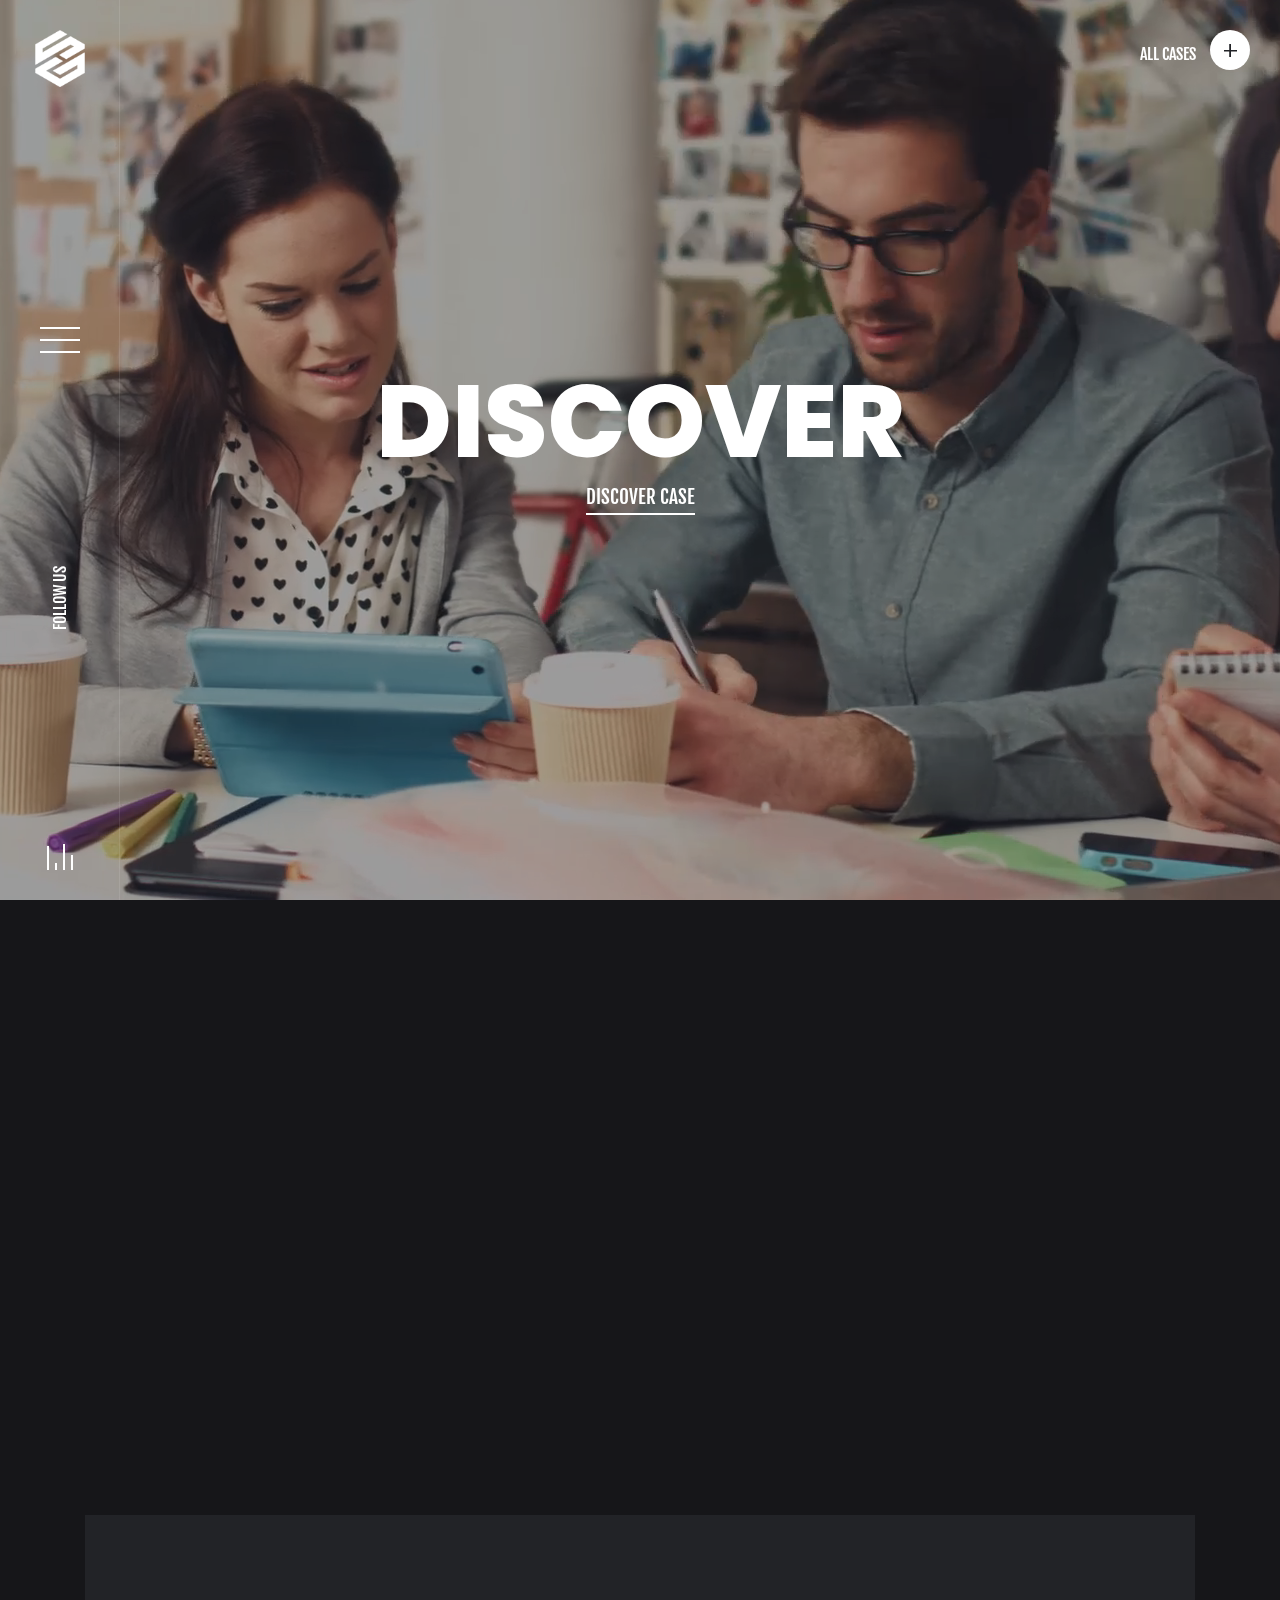
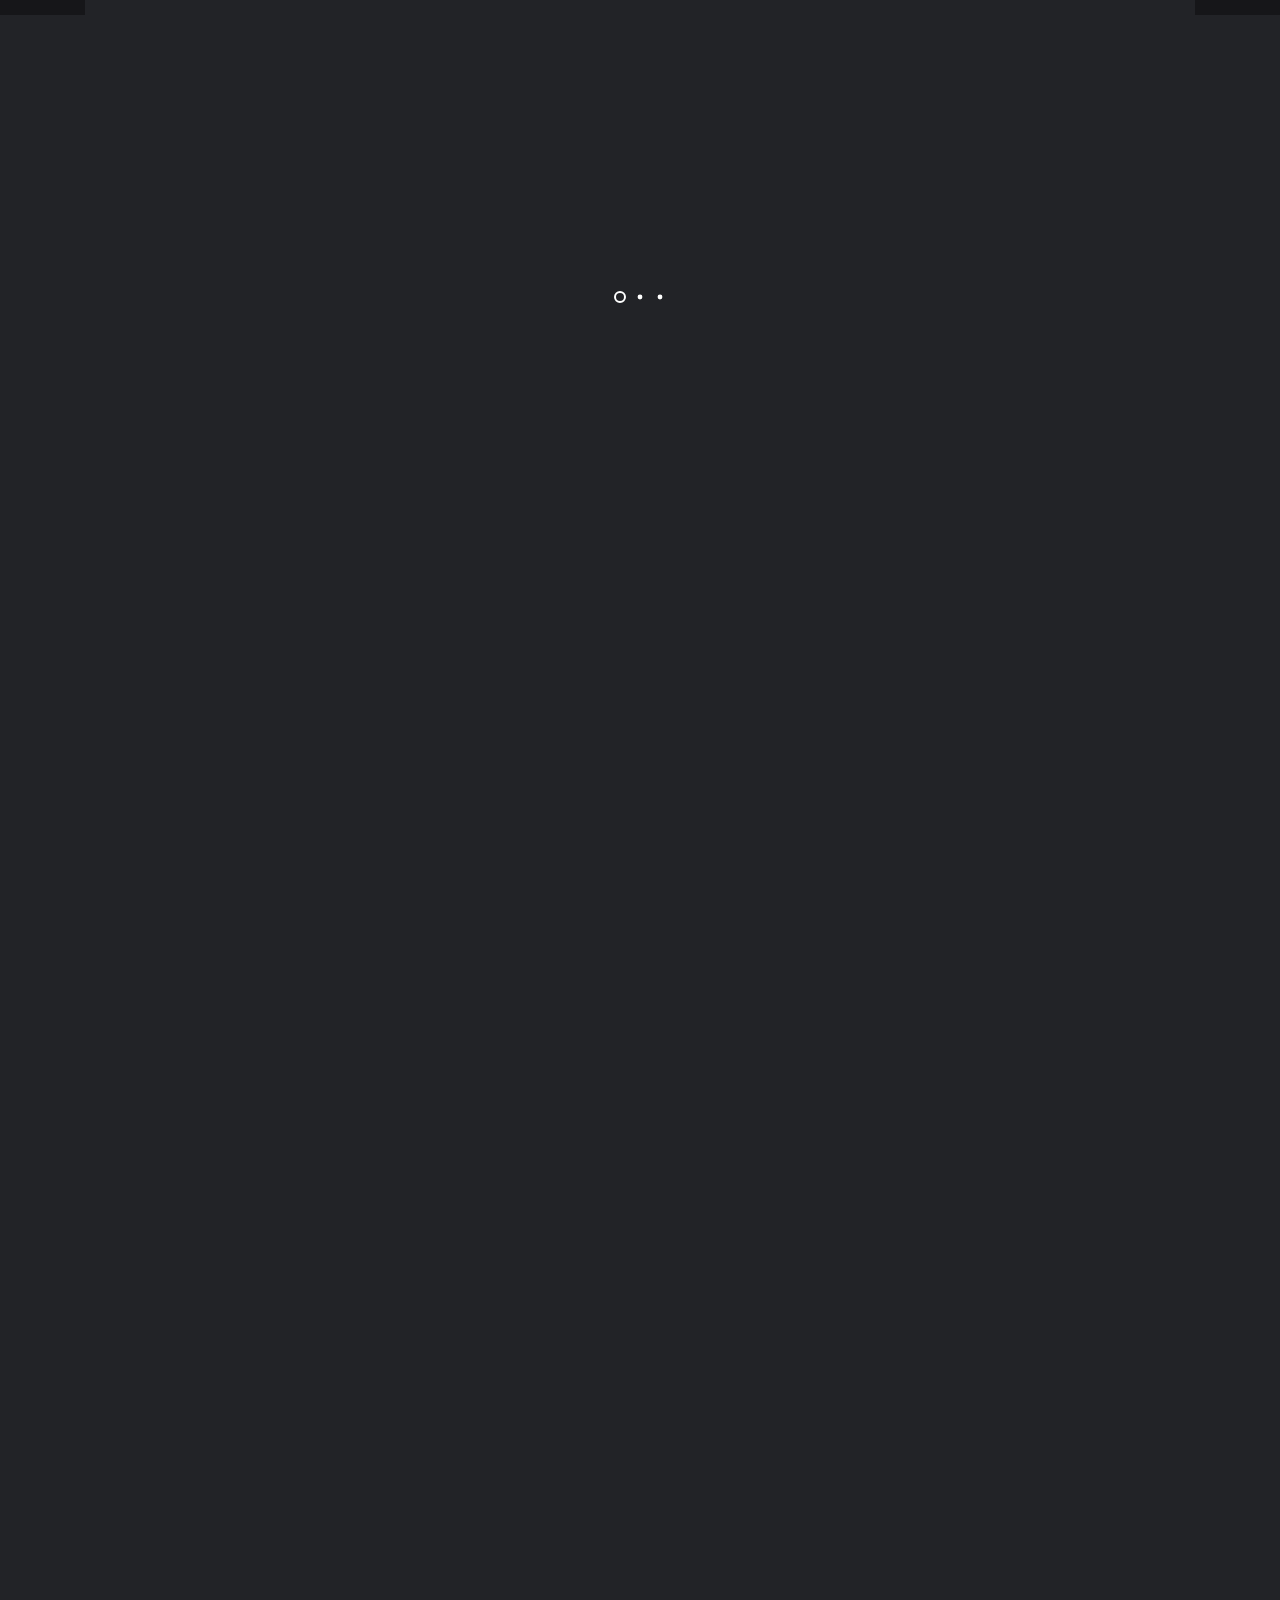
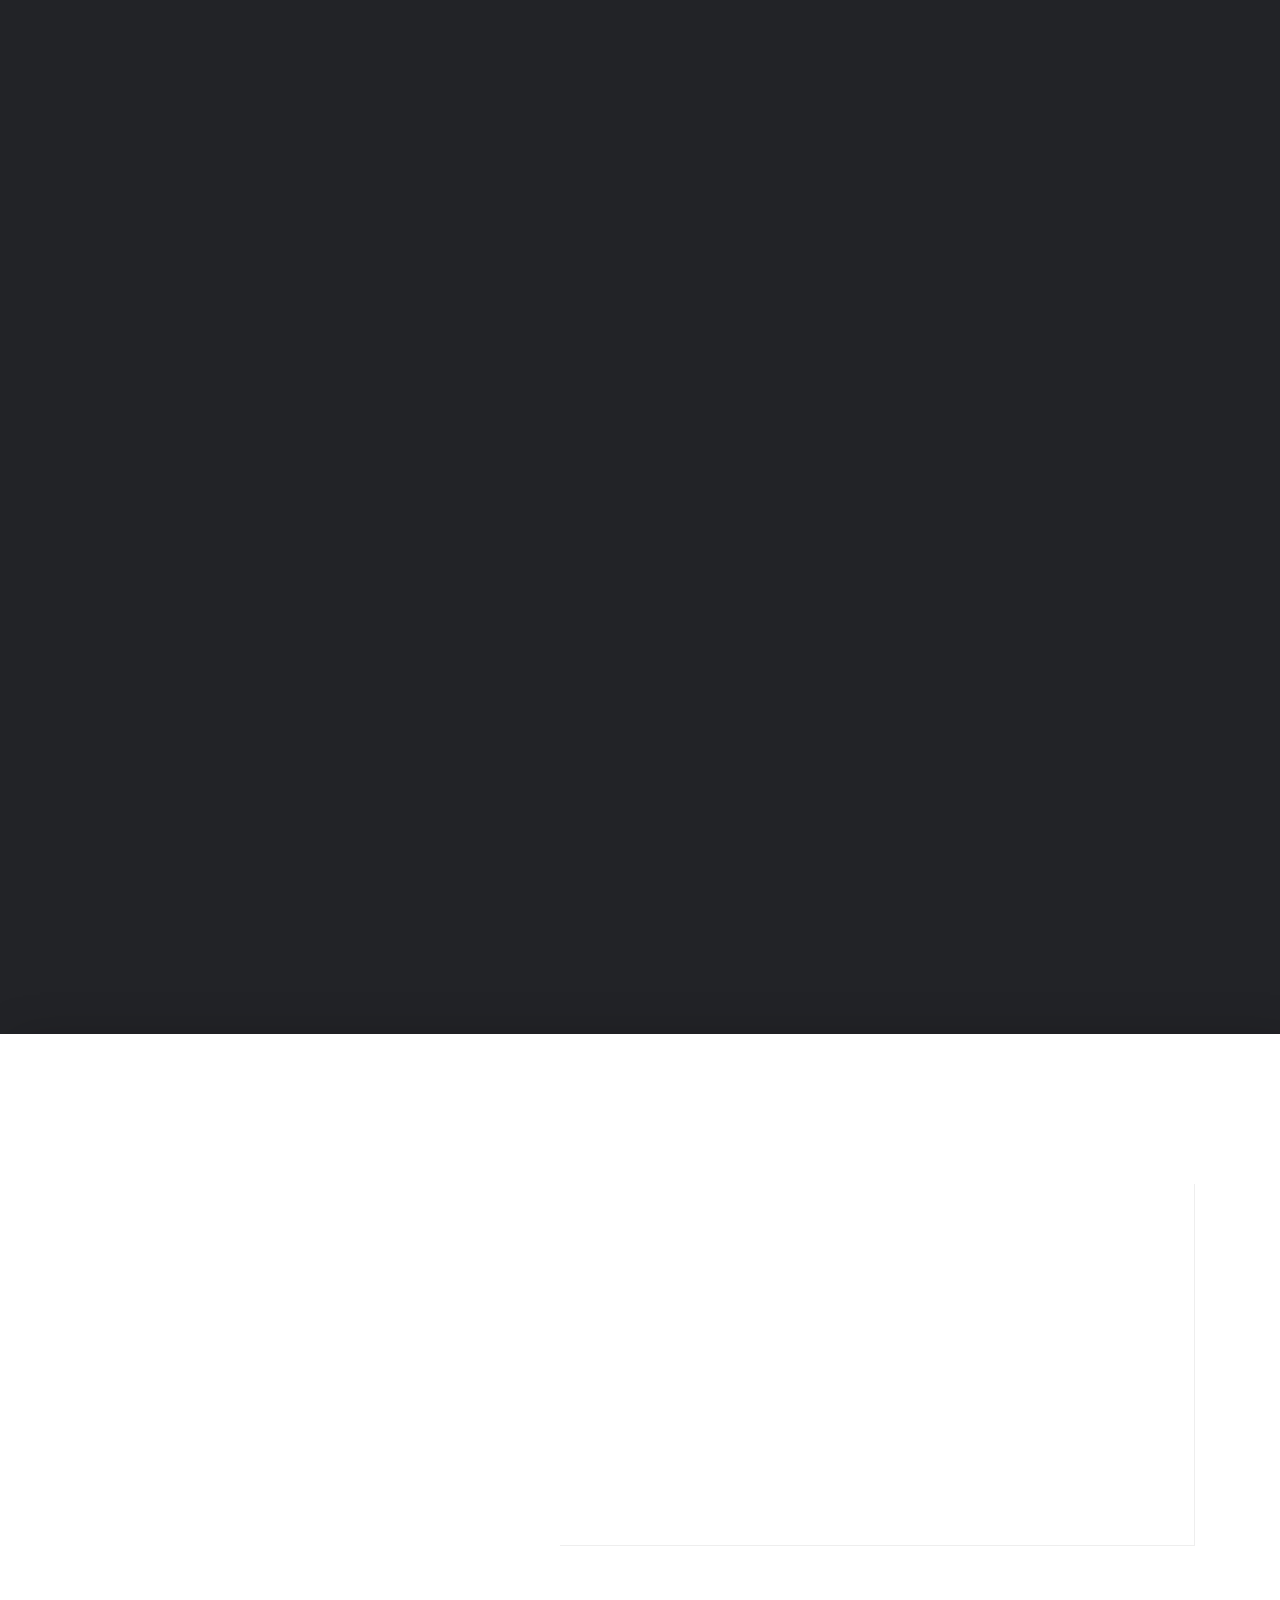
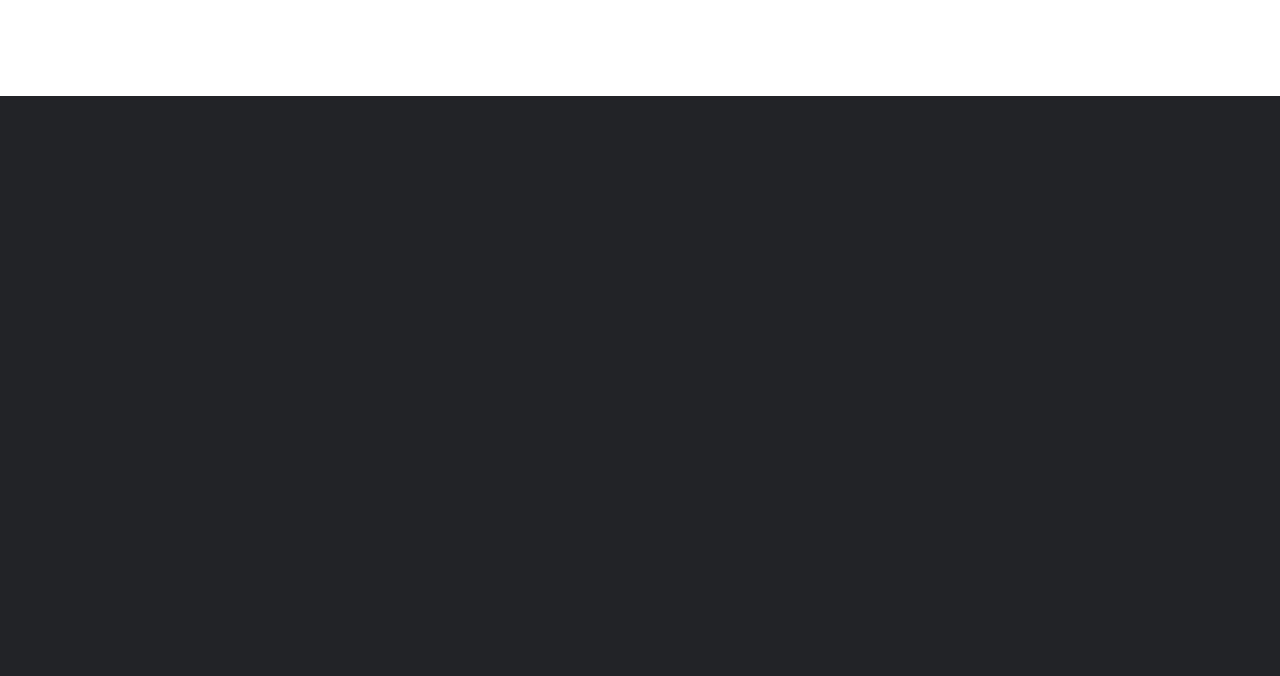
<file: index-video.html>
<!doctype html>
<html lang="en">

<!-- Mirrored from themezinho.net/tourog/index-video.html by HTTrack Website Copier/3.x [XR&CO'2014], Thu, 28 Sep 2023 22:39:03 GMT -->
<head>
<meta charset="utf-8">
<meta name="viewport" content="width=device-width, initial-scale=1, shrink-to-fit=no">
<meta name="format-detection" content="telephone=no">
<meta name="theme-color" content="#75dab4"/>
<title>Tourog | Creative Agensy for Digital Age</title>
<meta name="author" content="Themezinho">
<meta name="description" content="Tourog | Creative Agensy for Digital Age">
<meta name="keywords" content="creative, works, showcase, portfolio, highlight, projects, modern, tourog, digital, studio, css, animation, transition, freelancers">

<!-- SOCIAL MEDIA META -->
<meta property="og:description" content="Tourog | Creative Agensy for Digital Age">
<meta property="og:image" content="preview.html">
<meta property="og:site_name" content="tourog">
<meta property="og:title" content="tourog">
<meta property="og:type" content="website">
<meta property="og:url" content="http://www.themezinho.net/tourog">

<!-- TWITTER META -->
<meta name="twitter:card" content="summary">
<meta name="twitter:site" content="@tourog">
<meta name="twitter:creator" content="@tourog">
<meta name="twitter:title" content="tourog">
<meta name="twitter:description" content="Tourog | Creative Agensy for Digital Age">
<meta name="twitter:image" content="preview.html">

<!-- FAVICON FILES -->
<link href="ico/apple-touch-icon-144-precomposed.png" rel="apple-touch-icon" sizes="144x144">
<link href="ico/apple-touch-icon-114-precomposed.png" rel="apple-touch-icon" sizes="114x114">
<link href="ico/apple-touch-icon-72-precomposed.png" rel="apple-touch-icon" sizes="72x72">
<link href="ico/apple-touch-icon-57-precomposed.png" rel="apple-touch-icon">
<link href="ico/favicon.png" rel="shortcut icon">

<!-- CSS FILES -->
<link rel="stylesheet" href="css/fontawesome.min.css">
<link rel="stylesheet" href="css/fancybox.min.css">
<link rel="stylesheet" href="css/hamburger.min.css">
<link rel="stylesheet" href="css/odometer.min.css">
<link rel="stylesheet" href="css/swiper.min.css">
<link rel="stylesheet" href="css/bootstrap.min.css">
<link rel="stylesheet" href="css/style.css">
</head>
<body>
<div class="preloader">
  <div class="layer"></div>
  <!-- end layer -->
  <div class="inner">
    <figure> <img src="images/preloader.gif" alt="Image"> </figure>
    <span>Site Loading</span> </div>
  <!-- end inner --> 
</div>
<!-- end preloader -->
<div class="page-transition">
  <div class="layer"></div>
  <!-- end layer --> 
</div>
<!-- end page-transition -->
<nav class="site-navigation">
  <div class="layer"></div>
  <!-- end layer -->
  <div class="inner">
    <ul data-splitting>
      <li><a href="index.html">HOME</a><i class="fas fa-caret-down"></i> <small>First page</small>
      <ul>
      	<li><a href="index.html">HOME SLIDER</a></li>
      	<li><a href="index-video.html">HOME VIDEO</a></li>
      	<li><a href="index-carousel.html">HOME CAROUSEL</a></li>
      </ul>
        </li>
      <li><a href="studio.html">STUDIO</a> <small>All About Us</small> </li>
      <li><a href="showcases.html">SHOWCASES</a> <small>Our all projects</small> </li>
      <li><a href="blog.html">BLOG</a> <small>Recent posts</small> </li>
      <li><a href="contact.html">CONTACT</a> <small>Say hello</small> </li>
    </ul>
  </div>
  <!-- end inner --> 
</nav>
<!-- end site-navigation -->
<div class="social-media">
  <div class="layer"> </div>
  <!-- end layer -->
  <div class="inner">
    <h5>Social Share </h5>
    <ul>
      <li><a href="#"><i class="fab fa-facebook-f"></i></a></li>
      <li><a href="#"><i class="fab fa-twitter"></i></a></li>
      <li><a href="#"><i class="fab fa-linkedin-in"></i></a></li>
      <li><a href="#"><i class="fab fa-google-plus-g"></i></a></li>
      <li><a href="#"><i class="fab fa-youtube"></i></a></li>
    </ul>
  </div>
</div>
<!-- end social-media -->
<div class="all-cases">
  <div class="layer"> </div>
  <!-- end layer -->
  <div class="inner">
    <ul>
      <li><a href="#">Darkness</a></li>
      <li><a href="#">Goddes</a></li>
      <li><a href="#">Employee</a></li>
      <li><a href="#">Berry</a></li>
      <li><a href="#">Roosters</a></li>
      <li><a href="#">Primero</a></li>
    </ul>
  </div>
  <!-- end inner --> 
</div>
<!-- end all-cases -->
<main>
  <aside class="left-side">
    <div class="logo"> <a href="index.html"><img src="images/logo.png" alt="Image"></a> </div>
    <!-- end logo -->
    <div class="hamburger" id="hamburger">
      <div class="hamburger__line hamburger__line--01">
        <div class="hamburger__line-in hamburger__line-in--01"></div>
      </div>
      <div class="hamburger__line hamburger__line--02">
        <div class="hamburger__line-in hamburger__line-in--02"></div>
      </div>
      <div class="hamburger__line hamburger__line--03">
        <div class="hamburger__line-in hamburger__line-in--03"></div>
      </div>
      <div class="hamburger__line hamburger__line--cross01">
        <div class="hamburger__line-in hamburger__line-in--cross01"></div>
      </div>
      <div class="hamburger__line hamburger__line--cross02">
        <div class="hamburger__line-in hamburger__line-in--cross02"></div>
      </div>
    </div>
    <!-- end hamburger -->
    <div class="follow-us"> FOLLOW US </div>
    <!-- end follow-us -->
    <div class="equalizer"> <span></span> <span></span> <span></span> <span></span> </div>
    <!-- end equalizer --> 
  </aside>
  <!-- end left-side -->
  <div class="all-cases-link"> <span>ALL CASES</span> <b>+</b> </div>
  <!-- end all-cases-link -->
  <header class="video-hero">
   <div class="video-bg">
   	<video src="videos/video02.mp4" autoplay muted loop></video>
   </div>
   <!-- end video-bg -->
   <div class="inner">
   	<span>DISCOVER</span> <a href="#">DISCOVER CASE</a>
   </div>
   <!-- end inner --> 
  </header>
  <!-- end slider -->
  <section class="intro">
    <div class="container">
      <div class="row">
        <div class="col-lg-5 wow" data-splitting>
          <h3 class="section-title">HOW WE MAKE <br>
            USER EXPERIENCES</h3>
          <a href="#">hello@tourog.com</a> </div>
        <!-- end col-5 -->
        <div class="col-lg-7 wow" data-splitting>
          <p>You can't use up creativity. The more you use, the 
            more you have in your signifant mind.</p>
          <h6>Salvador Dali</h6>
          <small>Digital Artisit</small> <b>25</b>
          <h4>YEARS OF<br>
            DIGITAL EXPERIENCE</h4>
        </div>
        <!-- end col-7 --> 
      </div>
      <!-- end row --> 
    </div>
    <!-- end container --> 
  </section>
  <!-- end intro -->
  <section class="intro-image">
    <div class="container">
      <div class="row">
        <div class="col-12">
          <div class="office-slider">
            <div class="swiper-wrapper">
              <div class="swiper-slide">
                <figure class="reveal-effect masker wow"> <img src="images/office01.jpg" alt="Image">
                  <figcaption>
                    <h6> HEADQUARTOR OF TOUROG</h6>
                  </figcaption>
                </figure>
              </div>
              <!-- end swiper-slide -->
              <div class="swiper-slide">
                <figure> <img src="images/office02.jpg" alt="Image">
                  <figcaption>
                    <h6> TORONTO OFFICE</h6>
                  </figcaption>
                </figure>
              </div>
              <!-- end swiper-slide -->
              <div class="swiper-slide">
                <figure> <img src="images/office03.jpg" alt="Image">
                  <figcaption>
                    <h6> HEADQUARTOR OF TOUROG</h6>
                  </figcaption>
                </figure>
              </div>
              <!-- end swiper-slide --> 
            </div>
            <!-- end swiper-wrapper -->
            <div class="swiper-pagination"></div>
            <!-- end swiper-pagination --> 
          </div>
          <!-- end office-slider --> 
        </div>
        <!-- end col-12 --> 
      </div>
      <!-- end row --> 
    </div>
    <!-- end container --> 
  </section>
  <!-- end intro-image -->
  <section class="icon-content-block">
    <div class="container">
      <div class="row justify-content-center">
        <div class="col-12 wow" data-splitting>
          <h3 class="section-title">THE THINGS<br>
            WE ARE ABLE TO DO</h3>
        </div>
        <!-- end col-12 -->
        <div class="col-lg-3 col-md-4 wow" data-splitting>
          <div class="content-block">
            <figure> <img src="images/icon01.png" alt="Image"> </figure>
            <h6>DIGITAL PRODUCTS</h6>
            <ul>
              <li>Digital Branding</li>
              <li>Web & Mobile Sites</li>
              <li>User Interface Design</li>
              <li>Responsive Techs</li>
            </ul>
          </div>
          <!-- end content-block --> 
        </div>
        <!-- end col-3 -->
        <div class="col-lg-3 col-md-4 wow" data-splitting>
          <div class="content-block selected">
            <figure> <img src="images/icon02.png" alt="Image"> </figure>
            <h6>UI-UX DESIGN</h6>
            <ul>
              <li>Digital Strategy</li>
              <li>User Experience Design</li>
              <li>User Interface Design</li>
              <li>Mobile Sites</li>
            </ul>
          </div>
          <!-- end content-block --> 
        </div>
        <!-- end col-3 -->
        <div class="col-lg-3 col-md-4 wow" data-splitting>
          <div class="content-block">
            <figure> <img src="images/icon03.png" alt="Image"> </figure>
            <h6>WEB DEVELOPMENT</h6>
            <ul>
              <li>Custom Platform</li>
              <li>Back-End Executions</li>
              <li>Interface Apps</li>
              <li>Mobile Systems</li>
            </ul>
          </div>
          <!-- end content-block --> 
        </div>
        <!-- end col-3 --> 
      </div>
      <!-- end row --> 
    </div>
    <!-- end container --> 
  </section>
  <!-- end icon-content-block -->
  <section class="works">
    <ul>
      <li>
        <figure class="reveal-effect masker wow"> <a href="images/works01.jpg" data-fancybox><img src="images/works01.jpg" alt="Image"></a> </figure>
        <div class="caption wow" data-splitting>
          <h3>Darkness Vehicle</h3>
          <small>DIGITAL, PRINT, DEVELOPMENT</small> </div>
        <!-- end caption --> 
      </li>
      <li>
        <figure class="reveal-effect masker wow"> <a href="images/works02.jpg" data-fancybox><img src="images/works02.jpg" alt="Image"></a> </figure>
        <div class="caption wow" data-splitting>
          <h3>Goddes Cover Art</h3>
          <small>PRINT, DIGITAL, DEVELOPMENT</small></div>
        <!-- end caption --> 
      </li>
      <li>
        <figure class="reveal-effect masker wow"> <a href="images/works03.jpg" data-fancybox><img src="images/works03.jpg" alt="Image"></a> </figure>
        <div class="caption wow" data-splitting>
          <h3>Hard Employee</h3>
          <small>WEB, DIGITAL, DEVELOPMENT</small> </div>
        <!-- end caption --> 
      </li>
      <li>
        <figure class="reveal-effect masker wow"> <a href="images/works04.jpg" data-fancybox><img src="images/works04.jpg" alt="Image"></a> </figure>
        <div class="caption wow" data-splitting>
          <h3>Sweet Berry Pie</h3>
          <small>DIGITAL, PRINT, DEVELOPMENT</small> </div>
        <!-- end caption --> 
      </li>
      <li>
        <figure class="reveal-effect masker wow"> <a href="images/works05.jpg" data-fancybox><img src="images/works05.jpg" alt="Image"></a> </figure>
        <div class="caption wow" data-splitting>
          <h3>King of Roosters</h3>
          <small>PRINT, DIGITAL, DEVELOPMENT</small> </div>
        <!-- end caption --> 
      </li>
      <li>
        <figure class="reveal-effect masker wow"> <a href="images/works06.jpg" data-fancybox><img src="images/works06.jpg" alt="Image"> </a></figure>
        <div class="caption wow" data-splitting>
          <h3>Primero  Car</h3>
          <small>WEB, DIGITAL, DEVELOPMENT</small> </div>
        <!-- end caption --> 
      </li>
    </ul>
  </section>
  <!-- end works -->
  <section class="clients">
    <div class="container">
      <div class="row"> <div class="col-lg-5 wow" data-splitting>
          <h3 class="section-title">AGENSY PROUD<br>
            IS QUALITY OF<br>
            PARTNERS</h3>
        </div>
        <!-- end col-5 -->
        <div class="col-lg-7">
          <ul>
            <li class="reveal-effect masker wow"> <img src="images/logo01.png" alt="Image"> </li>
            <li class="reveal-effect masker wow"> <img src="images/logo02.png" alt="Image"> </li>
            <li class="reveal-effect masker wow"> <img src="images/logo03.png" alt="Image"> </li>
            <li class="reveal-effect masker wow"> <img src="images/logo04.png" alt="Image"> </li>
            <li class="reveal-effect masker wow"> <img src="images/logo05.png" alt="Image"> </li>
            <li class="reveal-effect masker wow"> <img src="images/logo06.png" alt="Image"> </li>
            <li class="reveal-effect masker wow"> <img src="images/logo07.png" alt="Image"> </li>
            <li class="reveal-effect masker wow"> <img src="images/logo08.png" alt="Image"> </li>
            <li class="reveal-effect masker wow"> <img src="images/logo09.png" alt="Image"> </li>
          </ul>
        </div>
        <!-- end col-7 --> 
      </div>
      <!-- end row --> 
    </div>
    <!-- end container --> 
  </section>
  <!-- end clients --> 
</main>
<!-- end main -->
<footer class="footer">
  <div class="container">
    <div class="row">
      <div class="col-12">
        <ul>
          <li><a href="#"><i class="fab fa-facebook-f"></i></a></li>
          <li><a href="#"><i class="fab fa-twitter"></i></a></li>
          <li><a href="#"><i class="fab fa-linkedin-in"></i></a></li>
          <li><a href="#"><i class="fab fa-google-plus-g"></i></a></li>
          <li><a href="#"><i class="fab fa-youtube"></i></a></li>
        </ul>
        <h6>LET’S HAVE A TALK ABOUT YOUR PROJECT.</h6>
        <h2>Need more information or want <br>
          to get in touch?</h2>
        <a href="#" class="link">Get in touch</a> </div>
      <!-- end col-12 -->
      <div class="col-12">
        <div class="footer-bar"> <span class="copyright">© 2022 Tourog | All Rights Reserved</span> <span class="creation">Site created by <a href="#">Themezinho</a></span> </div>
        <!-- end footer-bar --> 
      </div>
      <!-- end col-12 --> 
    </div>
    <!-- end row --> 
  </div>
  <!-- end container --> 
</footer>
<!-- end footer -->

<!-- JS FILES --> 
<script src="js/jquery.min.js"></script> 
<script src="js/bootstrap.min.js"></script> 
<script src="js/swiper.min.js"></script> 
<script src="js/wow.min.js"></script> 
<script src='js/splitting.min.js'></script> 
<script src='js/odometer.min.js'></script> 
<script src='js/fancybox.min.js'></script> 
<script src="js/scripts.js"></script>
</body>

<!-- Mirrored from themezinho.net/tourog/index-video.html by HTTrack Website Copier/3.x [XR&CO'2014], Thu, 28 Sep 2023 22:39:04 GMT -->
</html>
</file>
<file: css/style.css>
/*

@Author: Themezinho
@URL: http://www.themezinho.net

This file contains the styling for the actual theme, this
is the file you need to edit to change the look of the
theme.


	// Table of contents //

		01. GOOGLE FONTS
		02. BODY
		03. HTML TAGS
		04. CUSTOM TAGS
		05. SECTIONS
		06. CONTENT
		07. ODOMETER
		08. EQUALIZER
		09. REVEAL EFFECT
		10. PAGE TRANSITION
		11. PRELOADER
		12. PAGE LOADED
		13. TEXT ROTATER
		14. PERSPECTIVE 
		15. SOCIAL BAR
		16. HEADER
		17. DROPDOWN
		18. SLIDER
		19. SLIDER FRACTION
		20. SLIDER BUTTONS
		21. SLIDER CONTENT
		22. SLIDER LINKS
		23. INT HERO
		24. ABOUT STUDIO
		25. WORKS
		26. WORKS FILTER
		27. WORKS FIGURE
		28. ICON FEATURES
		29. TEAM MEMBERS
		30. CLIENTS
		31. SIDE IMAGE CONTENT
		32. AWARDS
		33. JOURNAL
		34. CONTACT
		35. FOOTER
		36. SCROLL DOWN
		37. RESPONSIVE MEDIUM FIXES
		38. RESPONSIVE TABLET FIXES
		39. RESPONSIVE MOBILE FIXES



*/
/* GOOGLE FONTS */
@import url("https://fonts.googleapis.com/css?family=Fjalla+One|Poppins:300,400,600,800&amp;display=swap");
/* BODY */
* {
  outline: none !important;
}

body {
  margin: 0;
  padding: 0;
  font-family: "Poppins", sans-serif;
  -webkit-font-smoothing: antialiased;
  text-rendering: optimizeLegibility;
  -moz-osx-font-smoothing: grayscale;
  background: #222327;
}

/* HTML ELEMENTS */
img {
  max-width: 100%;
}

/* LINKS */
a {
  color: #222327;
  -webkit-transition: 0.25s ease-in-out;
  -moz-transition: 0.25s ease-in-out;
  -ms-transition: 0.25s ease-in-out;
  -o-transition: 0.25s ease-in-out;
  transition: 0.25s ease-in-out;
}
a:hover {
  text-decoration: underline;
  color: #222327;
}

/* CUSTOM CLASSES */
.overflow {
  overflow: hidden;
}

/* CUSTOM CONTAINER */
@media (min-width: 1300px) {
  .container {
    max-width: 1340px;
  }
}
/* SECTIONS */
main {
  width: 100%;
  display: flex;
  flex-wrap: wrap;
  position: relative;
  overflow: hidden;
  background: #222327;
}

section {
  position: relative;
}

aside {
  position: relative;
}

/* FORM ELEMENTS */
input[type=text] {
  max-width: 100%;
  height: 58px;
  border: 1px solid #eee;
  padding: 0 20px;
}

input[type=email] {
  max-width: 100%;
  height: 58px;
  border: 1px solid #eee;
  padding: 0 20px;
}

input[type=search] {
  max-width: 100%;
  height: 58px;
  border: 1px solid #eee;
  padding: 0 20px;
}

input[type=password] {
  max-width: 100%;
  height: 58px;
  border: 1px solid #eee;
  padding: 0 20px;
}

input[type=submit] {
  height: 58px;
  border: none;
  background: #222327;
  color: #fff;
  padding: 0 30px;
  font-weight: 600;
  font-size: 14px;
}

button[type=submit] {
  height: 58px;
  border: none;
  background: #222327;
  color: #fff;
  padding: 0 30px;
  font-weight: 600;
  font-size: 14px;
}

textarea {
  max-width: 100%;
  height: 140px;
  border: 1px solid #eee;
  padding: 20px;
}

/* EQUALIZER */
.equalizer {
  width: 26px;
  height: 30px;
  cursor: pointer;
  position: relative;
}

.equalizer span {
  background: #fff;
  width: 2px;
  height: 0px;
  bottom: 0;
  left: 0%;
  display: block;
  position: absolute;
  transition: height 0.2s linear;
}

.equalizer span:nth-child(1) {
  margin-left: 8px;
}

.equalizer span:nth-child(2) {
  margin-left: 16px;
}

.equalizer span:nth-child(4) {
  margin-left: 24px;
}

.equalizer.paused span {
  height: 3px !important;
}

/* SPLITTING */
.splitting .word, .splitting .char {
  display: inline-block;
}

.splitting .char {
  position: relative;
}

.animated .char {
  display: inline-block;
  animation: texteffect 0.6s cubic-bezier(0.5, 0, 0.5, 1) both;
  animation-delay: calc(10ms * var(--char-index));
}

/* ODOMETER */
.odometer.odometer-auto-theme, .odometer.odometer-theme-car {
  padding: 0;
}

.odometer.odometer-auto-theme .odometer-digit, .odometer.odometer-theme-car .odometer-digit {
  padding: 0;
}

.odometer.odometer-auto-theme .odometer-digit .odometer-value, .odometer.odometer-theme-car .odometer-digit .odometer-value {
  text-indent: -5px;
}

.odometer.odometer-auto-theme .odometer-digit .odometer-digit-inner, .odometer.odometer-theme-car .odometer-digit .odometer-digit-inner {
  left: 0;
}

.odometer.odometer-auto-theme .odometer-digit .odometer-value, .odometer.odometer-theme-car .odometer-digit .odometer-value {
  text-indent: 0;
}

/* PAGINATION */
.pagination {
  width: 100%;
  float: left;
  margin: 50px 0;
}
.pagination .page-item {
  display: inline-block;
  margin-right: 10px;
}
.pagination .page-item .page-link {
  font-weight: 600;
  border-radius: 0 !important;
  font-size: 13px;
  color: #222327;
  line-height: 1;
  padding: 15px 30px;
}

/* REVEAL EFFECT */
.reveal-effect {
  float: left;
  position: relative;
}

.reveal-effect > * {
  -webkit-animation-duration: 1s;
  animation-duration: 1s;
  -webkit-animation-fill-mode: forwards;
  animation-fill-mode: forwards;
  -webkit-animation-timing-function: cubic-bezier(0.785, 0.135, 0.15, 0.86);
  animation-timing-function: cubic-bezier(0.785, 0.135, 0.15, 0.86);
  position: relative;
}

.reveal-effect > * {
  -webkit-animation-fill-mode: forwards;
  animation-fill-mode: forwards;
}

.reveal-effect {
  -webkit-transition-property: -webkit-transform;
  transition-property: -webkit-transform;
  transition-property: transform;
  transition-property: transform, -webkit-transform;
}

.reveal-effect {
  -webkit-transition-duration: 1.2s;
  transition-duration: 1.2s;
  -webkit-transition-timing-function: cubic-bezier(0.25, 0.1, 0.25, 1);
  transition-timing-function: cubic-bezier(0.25, 0.1, 0.25, 1);
}

.reveal-effect.animated {
  -webkit-transform: translate(0, 0);
  transform: translate(0, 0);
}

.reveal-effect.animated * {
  -webkit-animation-name: show-img-1;
  animation-name: show-img-1;
}

.reveal-effect:after {
  -webkit-animation-fill-mode: forwards;
  animation-fill-mode: forwards;
  -webkit-animation-timing-function: cubic-bezier(0.785, 0.135, 0.15, 0.86);
  animation-timing-function: cubic-bezier(0.785, 0.135, 0.15, 0.86);
}

.reveal-effect:after {
  content: "";
  width: 100%;
  height: 100%;
  display: block;
  position: absolute;
  top: 0;
  left: 0;
}

.reveal-effect:after {
  -webkit-transform-origin: left top;
  transform-origin: left top;
  -webkit-transform: scale(0.05, 0);
  transform: scale(0.05, 0);
  -webkit-animation-duration: 1s;
  animation-duration: 1s;
  -webkit-animation-fill-mode: forwards;
  animation-fill-mode: forwards;
  -webkit-animation-timing-function: cubic-bezier(0.785, 0.135, 0.15, 0.86);
  animation-timing-function: cubic-bezier(0.785, 0.135, 0.15, 0.86);
}

.reveal-effect.masker:after {
  background-color: #161619;
}

.reveal-effect.animated:after {
  -webkit-animation-name: slide-bg-2;
  animation-name: slide-bg-2;
}

/* SWIPER PAGINATION */
.swiper-pagination .swiper-pagination-bullet {
  width: 12px;
  height: 12px;
  transform: scale(0.4);
  background: #fff;
  opacity: 1;
  border-radius: 50%;
}

.swiper-pagination .swiper-pagination-bullet:hover {
  -webkit-transition: box-shadow 0.3s ease;
  transition: box-shadow 0.3s ease;
  -webkit-transition: background-color 0.3s ease, -webkit-transform 0.3s ease;
  transition: background-color 0.3s ease, transform 0.3s ease;
  -webkit-transform: scale(1);
  box-shadow: 0 0 0 2px rgba(255, 255, 255, 0);
  border: 2px solid #fff;
  background: none;
}

.swiper-pagination .swiper-pagination-bullet-active {
  -webkit-transition: box-shadow 0.3s ease;
  transition: box-shadow 0.3s ease;
  -webkit-transition: background-color 0.3s ease, -webkit-transform 0.3s ease;
  transition: background-color 0.3s ease, transform 0.3s ease;
  -webkit-transform: scale(1);
  box-shadow: 0 0 0 2px rgba(255, 255, 255, 0);
  border: 2px solid #fff;
  background: none;
}

/* PRELOADER */
.preloader {
  width: 100%;
  height: 100%;
  display: flex;
  flex-wrap: wrap;
  flex-direction: column;
  justify-content: center;
  position: fixed;
  left: 0;
  top: 0;
  z-index: 11;
  background: #FF9214;
  text-align: center;
  -webkit-transition: all 0.3s ease;
  -moz-transition: all 0.3s ease;
  transition: all 0.3s ease;
  transition-duration: 500ms;
  -webkit-transition-duration: 500ms;
  transition-timing-function: cubic-bezier(0.86, 0, 0.07, 1);
  -webkit-transition-timing-function: cubic-bezier(0.86, 0, 0.07, 1);
  overflow: hidden;
  transition-delay: 0.6s;
}
.preloader * {
  -webkit-transition: all 0.3s ease;
  -moz-transition: all 0.3s ease;
  transition: all 0.3s ease;
  transition-duration: 500ms;
  -webkit-transition-duration: 500ms;
  transition-timing-function: cubic-bezier(0.86, 0, 0.07, 1);
  -webkit-transition-timing-function: cubic-bezier(0.86, 0, 0.07, 1);
}
.preloader .layer {
  width: 100%;
  height: 100%;
  position: absolute;
  left: 0;
  top: 0;
  background: #1c1c1c;
  transition-delay: 0.3s;
}
.preloader .inner {
  display: inline-block;
  text-align: center;
  position: relative;
  z-index: 2;
  margin: 0 auto;
}
.preloader .inner span {
  color: #fff;
  text-transform: uppercase;
  font-weight: 600;
  font-size: 13px;
}
.preloader .inner figure {
  display: block;
  margin-bottom: 20px;
  transition-delay: 0.1s;
}
.preloader .inner figure img {
  height: 40px;
  transform: translateX(-7px);
}

/* PAGE LOADED */
.page-loaded .preloader {
  left: -100%;
}

.page-loaded .preloader .inner figure {
  opacity: 0;
  transform: scale(1.5);
}

.page-loaded .preloader .inner span {
  transform: translateY(20px);
  opacity: 0;
}

.page-loaded .preloader .layer {
  left: -100%;
}

.page-loaded .left-side {
  left: 0;
  opacity: 1;
}

.page-loaded .slider {
  filter: blur(0);
  transform: scale(1);
}

.page-loaded .page-header {
  filter: blur(0);
  transform: scale(1);
}

.page-loaded .all-cases-link {
  right: 30px;
}

/* PAGE TRANSTION */
.page-transition {
  width: 100%;
  height: 100%;
  position: fixed;
  right: -100%;
  top: 0;
  z-index: 13;
  opacity: 0;
  visibility: hidden;
  opacity: 0;
  visibility: hidden;
  -webkit-transition: all 0.3s ease;
  -moz-transition: all 0.3s ease;
  transition: all 0.3s ease;
  transition-duration: 500ms;
  -webkit-transition-duration: 500ms;
  transition-timing-function: cubic-bezier(0.86, 0, 0.07, 1);
  -webkit-transition-timing-function: cubic-bezier(0.86, 0, 0.07, 1);
  background: #FF9214;
}
.page-transition .layer {
  width: 0;
  height: 100%;
  position: absolute;
  right: 0;
  top: 0;
  background: #1c1c1c;
  -webkit-transition: all 0.3s ease;
  -moz-transition: all 0.3s ease;
  transition: all 0.3s ease;
  transition-duration: 500ms;
  -webkit-transition-duration: 500ms;
  transition-timing-function: cubic-bezier(0.86, 0, 0.07, 1);
  -webkit-transition-timing-function: cubic-bezier(0.86, 0, 0.07, 1);
  transition-delay: 0.3s;
}
.page-transition.active {
  opacity: 1;
  visibility: visible;
  right: 0;
}
.page-transition.active .layer {
  width: 100%;
}

/* SITE NAVIGATION */
.site-navigation {
  width: 100%;
  height: 100vh;
  display: flex;
  flex-wrap: wrap;
  flex-direction: column;
  justify-content: center;
  position: fixed;
  right: -100%;
  top: 0;
  z-index: 9;
  opacity: 0;
  visibility: hidden;
  -webkit-transition: all 0.3s ease;
  -moz-transition: all 0.3s ease;
  transition: all 0.3s ease;
  transition-duration: 500ms;
  -webkit-transition-duration: 500ms;
  transition-timing-function: cubic-bezier(0.86, 0, 0.07, 1);
  -webkit-transition-timing-function: cubic-bezier(0.86, 0, 0.07, 1);
  background: #FF9214;
  padding-left: 120px;
}
.site-navigation .layer {
  width: 0;
  height: 100%;
  position: absolute;
  right: 0;
  top: 0;
  background: #161619;
  -webkit-transition: all 0.3s ease;
  -moz-transition: all 0.3s ease;
  transition: all 0.3s ease;
  transition-duration: 500ms;
  -webkit-transition-duration: 500ms;
  transition-timing-function: cubic-bezier(0.86, 0, 0.07, 1);
  -webkit-transition-timing-function: cubic-bezier(0.86, 0, 0.07, 1);
  transition-delay: 0.3s;
}
.site-navigation .inner {
  position: relative;
  z-index: 2;
  padding-left: 100px;
  -webkit-transition: 0.25s ease-in-out;
  -moz-transition: 0.25s ease-in-out;
  -ms-transition: 0.25s ease-in-out;
  -o-transition: 0.25s ease-in-out;
  transition: 0.25s ease-in-out;
  transition-delay: 0.7s;
  opacity: 0;
}
.site-navigation .inner ul {
  margin: 0;
  padding: 0;
  animation-duration: 1s;
}
.site-navigation .inner ul li {
  display: block;
  margin: 5px 0;
  padding: 5px 0;
}
.site-navigation .inner ul li ul {
  margin-top: 0;
  margin-bottom: 10px;
  display: none;
}
.site-navigation .inner ul li ul li {
  display: block;
  margin: 0;
}
.site-navigation .inner ul li ul li a {
  font-size: 26px;
}
.site-navigation .inner ul li i {
  margin-left: 20px;
  font-size: 30px;
  color: #fff;
  display: inline-block;
  line-height: 1;
  transform: translateY(-5px);
  cursor: pointer;
}
.site-navigation .inner ul li small {
  width: 100%;
  display: block;
  color: #fff;
  opacity: 0.7;
  letter-spacing: 0.5px;
  font-size: 11px;
  text-transform: uppercase;
  font-weight: 600;
  transform: translateY(-15px);
}
.site-navigation .inner ul li a {
  font-size: 50px;
  display: inline-block;
  font-weight: 800;
  color: #fff;
  -webkit-transition: 0.25s ease-in-out;
  -moz-transition: 0.25s ease-in-out;
  -ms-transition: 0.25s ease-in-out;
  -o-transition: 0.25s ease-in-out;
  transition: 0.25s ease-in-out;
}
.site-navigation .inner ul li a:hover {
  color: #FF9214;
  text-decoration: none;
}
.site-navigation.active {
  opacity: 1;
  visibility: visible;
  right: 0;
}
.site-navigation.active .layer {
  width: 100%;
}
.site-navigation.active .inner {
  opacity: 1;
}

/* SECTION TITLES */
.section-title {
  font-family: "Fjalla One", sans-serif;
  margin-bottom: 80px;
  line-height: 1.4;
  font-size: 4vw;
  letter-spacing: 2px;
}

/* SOCIAL MEDIA */
.social-media {
  width: 100%;
  height: 100%;
  display: flex;
  flex-wrap: wrap;
  flex-direction: column;
  justify-content: center;
  align-items: center;
  position: fixed;
  right: -100%;
  top: 0;
  z-index: 3;
  background: #FF9214;
  opacity: 0;
  visibility: hidden;
  -webkit-transition: all 0.3s ease;
  -moz-transition: all 0.3s ease;
  transition: all 0.3s ease;
  transition-duration: 500ms;
  -webkit-transition-duration: 500ms;
  transition-timing-function: cubic-bezier(0.86, 0, 0.07, 1);
  -webkit-transition-timing-function: cubic-bezier(0.86, 0, 0.07, 1);
}
.social-media .layer {
  width: 0;
  height: 100%;
  position: absolute;
  right: 0;
  top: 0;
  background: #161619;
  -webkit-transition: all 0.3s ease;
  -moz-transition: all 0.3s ease;
  transition: all 0.3s ease;
  transition-duration: 500ms;
  -webkit-transition-duration: 500ms;
  transition-timing-function: cubic-bezier(0.86, 0, 0.07, 1);
  -webkit-transition-timing-function: cubic-bezier(0.86, 0, 0.07, 1);
  transition-delay: 0.3s;
}
.social-media .inner {
  position: relative;
  z-index: 2;
  padding-left: 100px;
  -webkit-transition: 0.25s ease-in-out;
  -moz-transition: 0.25s ease-in-out;
  -ms-transition: 0.25s ease-in-out;
  -o-transition: 0.25s ease-in-out;
  transition: 0.25s ease-in-out;
  transition-delay: 0.7s;
  opacity: 0;
  text-align: center;
  width: 100%;
}
.social-media .inner h5 {
  font-size: 3vw;
  font-weight: 600;
  color: #fff;
  margin-bottom: 50px;
}
.social-media .inner ul {
  display: block;
  margin: 0;
  padding: 0;
}
.social-media .inner ul li {
  font-size: 2vw;
  display: inline-block;
  margin: 0 40px;
  padding: 0;
  list-style: none;
}
.social-media .inner ul li a {
  color: #fff;
}
.social-media .inner ul li a:hover {
  color: #FF9214;
  text-decoration: none;
}
.social-media.active {
  opacity: 1;
  visibility: visible;
  right: 0;
}
.social-media.active .layer {
  width: 100%;
}
.social-media.active .inner {
  opacity: 1;
}

/* ALL CASES */
.all-cases {
  width: 100%;
  height: 100%;
  display: flex;
  flex-wrap: wrap;
  flex-direction: column;
  justify-content: center;
  align-items: center;
  position: fixed;
  right: -100%;
  top: 0;
  z-index: 3;
  background: #FF9214;
  opacity: 0;
  visibility: hidden;
  -webkit-transition: all 0.3s ease;
  -moz-transition: all 0.3s ease;
  transition: all 0.3s ease;
  transition-duration: 500ms;
  -webkit-transition-duration: 500ms;
  transition-timing-function: cubic-bezier(0.86, 0, 0.07, 1);
  -webkit-transition-timing-function: cubic-bezier(0.86, 0, 0.07, 1);
}
.all-cases .layer {
  width: 0;
  height: 100%;
  position: absolute;
  right: 0;
  top: 0;
  background: #161619;
  -webkit-transition: all 0.3s ease;
  -moz-transition: all 0.3s ease;
  transition: all 0.3s ease;
  transition-duration: 500ms;
  -webkit-transition-duration: 500ms;
  transition-timing-function: cubic-bezier(0.86, 0, 0.07, 1);
  -webkit-transition-timing-function: cubic-bezier(0.86, 0, 0.07, 1);
  transition-delay: 0.3s;
}
.all-cases .inner {
  position: relative;
  z-index: 2;
  padding-left: 220px;
  -webkit-transition: 0.25s ease-in-out;
  -moz-transition: 0.25s ease-in-out;
  -ms-transition: 0.25s ease-in-out;
  -o-transition: 0.25s ease-in-out;
  transition: 0.25s ease-in-out;
  transition-delay: 0.7s;
  opacity: 0;
  width: 100%;
}
.all-cases .inner ul {
  display: block;
  max-height: 500px;
  overflow-y: scroll;
  margin: 0;
  padding: 0;
}
.all-cases .inner ul li {
  font-size: 8vw;
  font-weight: 800;
  margin: 0;
  padding: 0;
  list-style: none;
}
.all-cases .inner ul li a {
  -webkit-text-stroke-width: 1px;
  -webkit-text-stroke-color: #fff;
  color: transparent;
}
.all-cases .inner ul li a:hover {
  color: #fff;
  text-decoration: none;
}
.all-cases.active {
  opacity: 1;
  visibility: visible;
  right: 0;
}
.all-cases.active .layer {
  width: 100%;
}
.all-cases.active .inner {
  opacity: 1;
}

/* ALL CASES LINK */
.all-cases-link {
  position: absolute;
  right: -100%;
  top: 30px;
  z-index: 999;
  -webkit-transition: all 0.3s ease;
  -moz-transition: all 0.3s ease;
  transition: all 0.3s ease;
  transition-duration: 500ms;
  -webkit-transition-duration: 500ms;
  transition-timing-function: cubic-bezier(0.86, 0, 0.07, 1);
  -webkit-transition-timing-function: cubic-bezier(0.86, 0, 0.07, 1);
  transition-delay: 1s;
}
.all-cases-link span {
  color: #fff;
  font-family: "Fjalla One", sans-serif;
  margin-right: 10px;
}
.all-cases-link b {
  width: 40px;
  height: 40px;
  line-height: 44px;
  font-size: 25px;
  font-weight: 300;
  display: inline-block;
  background: #fff;
  color: #222327;
  text-align: center;
  border-radius: 50%;
  cursor: pointer;
}
.all-cases-link b:hover {
  background: #FF9214;
  text-decoration: none;
  color: #fff;
}

/* LEFT SIDE */
.left-side {
  width: 120px;
  height: 100vh;
  display: flex;
  flex-direction: column;
  position: absolute;
  left: -100%;
  top: 0;
  z-index: 10;
  text-align: center;
  border-right: 1px solid rgba(255, 255, 255, 0.1);
  padding: 30px 0;
  -webkit-transition: all 0.3s ease;
  -moz-transition: all 0.3s ease;
  transition: all 0.3s ease;
  transition-duration: 500ms;
  -webkit-transition-duration: 500ms;
  transition-timing-function: cubic-bezier(0.86, 0, 0.07, 1);
  -webkit-transition-timing-function: cubic-bezier(0.86, 0, 0.07, 1);
  transition-delay: 1s;
  opacity: 0;
}
.left-side .logo {
  display: inline-block;
  margin-bottom: auto;
}
.left-side .logo img {
  width: 50px;
}
.left-side .hamburger {
  margin: auto;
}
.left-side .follow-us {
  width: 100px;
  font-family: "Fjalla One", sans-serif;
  color: #fff;
  text-align: center;
  transform: rotate(-90deg);
  margin: auto;
  cursor: pointer;
}
.left-side .equalizer {
  margin: auto;
  margin-bottom: 0;
}

/* SLIDER */
.slider {
  width: 100%;
  height: 100vh;
  display: flex;
  flex-wrap: wrap;
  position: relative;
  z-index: 2;
  -webkit-transition: all 0.3s ease;
  -moz-transition: all 0.3s ease;
  transition: all 0.3s ease;
  transition-duration: 500ms;
  -webkit-transition-duration: 500ms;
  transition-timing-function: cubic-bezier(0.86, 0, 0.07, 1);
  -webkit-transition-timing-function: cubic-bezier(0.86, 0, 0.07, 1);
  transform: scale(1.2);
  filter: blur(20px);
  transition-delay: 0.8s;
}
.slider .swiper-container {
  width: 100%;
  height: 100vh;
  display: flex;
  flex-wrap: wrap;
}
.slider .swiper-container .swiper-slide {
  background-size: cover;
  background-position: center;
  overflow: hidden;
}
.slider .swiper-container .swiper-slide video {
  min-width: 100%;
  min-height: 100%;
  position: absolute;
  left: 50%;
  top: 50%;
  transform: translate(-50%, -50%);
  opacity: 0.6;
}
.slider .gallery-top {
  height: 100%;
  width: 100%;
  background: #222327;
}
.slider .gallery-thumbs {
  width: calc(100% - 240px);
  display: flex;
  flex-wrap: wrap;
  margin: 0 120px;
  padding-bottom: 30px;
  z-index: 9;
  position: absolute;
  bottom: 30%;
  right: 0;
  height: auto;
  color: #fff;
}
.slider .gallery-thumbs .swiper-slide {
  width: 90%;
  height: 100%;
  opacity: 0.4;
  text-align: center;
  filter: blur(3px);
}
.slider .gallery-thumbs .swiper-slide span {
  margin-left: 50%;
  transform: translateX(-50%);
  float: left;
  font-size: 3vw;
  /* line-height: 5vw; */
  font-weight: 800;
}
.slider .gallery-thumbs .swiper-slide a {
  display: none;
  font-size: 13px;
  color: #fff;
  font-family: "Fjalla One", sans-serif;
  padding-bottom: 5px;
  position: relative;
}
.slider .gallery-thumbs .swiper-slide a:before {
  content: "";
  width: 20px;
  height: 2px;
  background: #fff;
  position: absolute;
  left: 0;
  bottom: 0;
  -webkit-transition: 0.25s ease-in-out;
  -moz-transition: 0.25s ease-in-out;
  -ms-transition: 0.25s ease-in-out;
  -o-transition: 0.25s ease-in-out;
  transition: 0.25s ease-in-out;
}
.slider .gallery-thumbs .swiper-slide a:hover {
  text-decoration: none;
}
.slider .gallery-thumbs .swiper-slide a:hover:before {
  width: 100%;
}
.slider .gallery-thumbs .swiper-slide-active {
  width: 100%;
  opacity: 1;
  transform: scale(1.4);
  filter: blur(0px);
}
.slider .gallery-thumbs .swiper-slide-active span {
  font-size: 4vw;
}
.slider .gallery-thumbs .swiper-slide-active a {
  display: inline-block;
}
.slider .swiper-button-prev {
  height: auto;
  position: absolute;
  left: auto;
  top: auto;
  right: 120px;
  bottom: 30px;
  font-family: "Fjalla One", sans-serif;
  color: #fff;
  background: none;
}
.slider .swiper-button-next {
  height: auto;
  position: absolute;
  left: auto;
  top: auto;
  right: 40px;
  bottom: 30px;
  font-family: "Fjalla One", sans-serif;
  color: #fff;
  background: none;
}
.slider .slide-progress {
  width: 220px;
  display: flex;
  flex-wrap: wrap;
  position: absolute;
  left: 50%;
  bottom: 30px;
  margin-left: -110px;
  z-index: 3;
  text-align: center;
}
.slider .slide-progress span {
  display: inline-block;
  color: #fff;
  font-family: "Fjalla One", sans-serif;
  font-size: 14px;
}
.slider .slide-progress .swiper-pagination {
  width: 160px;
  height: 2px;
  margin: auto 10px;
  display: inline-block;
  position: static;
  background: rgba(255, 255, 255, 0.3);
}
.slider .slide-progress .swiper-pagination .swiper-pagination-progressbar-fill {
  background: #fff;
}

/* VIDEO HERO */
.video-hero {
  width: 100%;
  height: 100vh;
  display: flex;
  flex-wrap: wrap;
  align-items: center;
  position: relative;
}
.video-hero .video-bg {
  width: 100%;
  height: 100%;
  position: absolute;
  left: 0;
  top: 0;
  overflow: hidden;
  background: #222327;
}
.video-hero .video-bg video {
  min-width: 100%;
  min-height: 100%;
  position: absolute;
  left: 50%;
  top: 50%;
  transform: translate(-50%, -50%);
  opacity: 0.6;
}
.video-hero .inner {
  width: 100%;
  display: block;
  text-align: center;
  position: relative;
  z-index: 2;
}
.video-hero .inner span {
  width: 100%;
  float: left;
  font-size: 8vw;
  line-height: 5vw;
  font-weight: 800;
  color: #fff;
  margin-bottom: 30px;
}
.video-hero .inner a {
  font-size: 19px;
  color: #fff;
  font-family: "Fjalla One", sans-serif;
  padding-bottom: 5px;
  position: relative;
  border-bottom: 2px solid #fff;
  padding-bottom: 4px;
}
.video-hero .inner a:hover {
  text-decoration: none;
  color: #FF9214;
}

/* CAROUSEL HERO */
.carousel-hero {
  width: 100%;
  height: 100vh;
  display: flex;
  flex-wrap: wrap;
  position: relative;
}
.carousel-hero .carousel-slider {
  width: 100%;
  display: flex;
  flex-wrap: wrap;
  overflow: hidden;
}
.carousel-hero .carousel-slider .swiper-slide {
  display: flex;
  flex-wrap: wrap;
  align-items: center;
  margin: 0;
  background-size: cover;
  background-position: center;
}
.carousel-hero .carousel-slider .swiper-slide.swiper-slide-active {
  box-shadow: 0 0 50px rgba(0, 0, 0, 0.5);
  z-index: 3;
}
.carousel-hero .carousel-slider .swiper-slide.swiper-slide-active .inner {
  opacity: 1;
}
.carousel-hero .carousel-slider .swiper-slide.swiper-slide-active:after {
  opacity: 0.4;
}
.carousel-hero .carousel-slider .swiper-slide:after {
  content: "";
  width: 100%;
  height: 100%;
  position: absolute;
  left: 0;
  top: 0;
  background: #222327;
  opacity: 0.7;
}
.carousel-hero .carousel-slider .swiper-slide .inner {
  width: 100%;
  display: block;
  text-align: center;
  color: #fff;
  position: relative;
  z-index: 2;
  opacity: 0;
  -webkit-transition: 0.25s ease-in-out;
  -moz-transition: 0.25s ease-in-out;
  -ms-transition: 0.25s ease-in-out;
  -o-transition: 0.25s ease-in-out;
  transition: 0.25s ease-in-out;
}
.carousel-hero .carousel-slider .swiper-slide .inner h2 {
  width: 100%;
  float: left;
  font-size: 4vw;
  line-height: 5vw;
  font-weight: 800;
  color: #fff;
  margin-bottom: 10px;
}
.carousel-hero .carousel-slider .swiper-slide .inner a {
  font-size: 19px;
  color: #fff;
  font-family: "Fjalla One", sans-serif;
  padding-bottom: 5px;
  position: relative;
  border-bottom: 2px solid #fff;
  padding-bottom: 4px;
}
.carousel-hero .carousel-slider .swiper-slide .inner a:hover {
  text-decoration: none;
  color: #FF9214;
}
.carousel-hero .swiper-button-prev {
  height: auto;
  position: absolute;
  left: auto;
  top: auto;
  right: 120px;
  bottom: 30px;
  font-family: "Fjalla One", sans-serif;
  color: #fff;
  background: none;
}
.carousel-hero .swiper-button-next {
  height: auto;
  position: absolute;
  left: auto;
  top: auto;
  right: 40px;
  bottom: 30px;
  font-family: "Fjalla One", sans-serif;
  color: #fff;
  background: none;
}
.carousel-hero .slide-progress {
  width: 220px;
  display: flex;
  flex-wrap: wrap;
  position: absolute;
  left: 50%;
  bottom: 30px;
  margin-left: -110px;
  z-index: 3;
  text-align: center;
}
.carousel-hero .slide-progress span {
  display: inline-block;
  color: #fff;
  font-family: "Fjalla One", sans-serif;
  font-size: 14px;
}
.carousel-hero .slide-progress .swiper-pagination {
  width: 160px;
  height: 2px;
  margin: auto 10px;
  display: inline-block;
  position: static;
  background: rgba(255, 255, 255, 0.3);
}
.carousel-hero .slide-progress .swiper-pagination .swiper-pagination-progressbar-fill {
  background: #fff;
}

/* PAGE HEADER */
.page-header {
  width: 100%;
  height: 100vh;
  display: flex;
  flex-wrap: wrap;
  flex-direction: column;
  justify-content: center;
  background: #161619;
  position: relative;
  -webkit-transition: all 0.3s ease;
  -moz-transition: all 0.3s ease;
  transition: all 0.3s ease;
  transition-duration: 500ms;
  -webkit-transition-duration: 500ms;
  transition-timing-function: cubic-bezier(0.86, 0, 0.07, 1);
  -webkit-transition-timing-function: cubic-bezier(0.86, 0, 0.07, 1);
  transform: scale(1.2);
  filter: blur(20px);
  transition-delay: 0.8s;
}
.page-header .video-bg {
  width: 100%;
  height: 100%;
  position: absolute;
  left: 0;
  top: 0;
  overflow: hidden;
}
.page-header .video-bg video {
  min-width: 100%;
  min-height: 100%;
  position: absolute;
  left: 50%;
  top: 50%;
  transform: translate(-50%, -50%);
  opacity: 0.2;
}
.page-header .inner {
  width: 100%;
  padding-left: 220px;
  position: relative;
  z-index: 2;
}
.page-header .inner h1 {
  color: #fff;
  font-weight: 800;
  font-size: 10vw;
  letter-spacing: -3px;
}
.page-header .inner p {
  margin: 0;
  color: #fff;
  font-size: 22px;
  font-weight: 300;
  letter-spacing: -0.5px;
}

/* INTRO */
.intro {
  width: 100%;
  display: flex;
  flex-wrap: wrap;
  padding: 150px 0;
  color: #fff;
  background: #161619;
}
.intro .col-lg-7 {
  padding-left: 10%;
}
.intro h6 {
  font-weight: 600;
  text-transform: uppercase;
  font-size: 19px;
}
.intro h6:after {
  content: "";
  width: 70px;
  height: 1px;
  background: #fff;
  display: inline-block;
  margin-left: 15px;
  margin-bottom: 7px;
}
.intro b {
  font-size: 120px;
  line-height: 1;
  font-family: "Fjalla One", sans-serif;
  float: left;
  font-weight: 400;
  margin-right: 20px;
}
.intro h4 {
  font-weight: 600;
}
.intro p {
  font-size: 20px;
  font-weight: 300;
  margin-bottom: 35px;
}
.intro small {
  display: block;
  opacity: 0.7;
  margin-bottom: 50px;
}
.intro a {
  color: #fff;
  font-size: 17px;
  border-bottom: 1px solid #FF9214;
  padding-bottom: 5px;
}
.intro a:hover {
  border-color: #fff;
}

/* INTRO IMAGE */
.intro-image {
  width: 100%;
  display: flex;
  flex-wrap: wrap;
  padding-bottom: 150px;
  position: relative;
}
.intro-image:before {
  content: "";
  width: 100%;
  height: 100px;
  background: #161619;
  position: absolute;
  left: 0;
  top: 0;
}
.intro-image.light:before {
  background: #fff;
}
.intro-image .office-slider {
  width: 100%;
  display: flex;
  flex-wrap: wrap;
  background: #222327;
  position: relative;
  overflow: hidden;
}
.intro-image figure {
  width: 100%;
  display: block;
  margin: 0;
  position: relative;
}
.intro-image figure img {
  width: 100%;
  opacity: 0.7;
}
.intro-image figure figcaption {
  position: absolute;
  left: 0;
  bottom: 0;
  padding: 20px;
  line-height: 1;
}
.intro-image figure figcaption h6 {
  font-size: 13px;
  color: #fff;
  font-weight: 600;
}

/* PROCESS */
.process {
  width: 100%;
  display: flex;
  flex-wrap: wrap;
  margin-bottom: 150px;
  color: #fff;
  text-align: center;
}
.process .odometer {
  font-family: "Fjalla One", sans-serif;
  font-size: 5vw;
  line-height: 1;
}
.process .symbol {
  width: 100%;
  display: block;
  font-size: 12px;
}
.process small {
  width: 80%;
  display: block;
  border-top: 1px solid rgba(255, 255, 255, 0.1);
  padding-top: 30px;
  margin: 20px 10%;
  font-weight: 600;
}

/* ICON CONTENT BLOCK */
.icon-content-block {
  width: 100%;
  display: flex;
  flex-wrap: wrap;
  text-align: center;
  color: #fff;
  background: #222327;
}
.icon-content-block .container {
  position: relative;
  z-index: 2;
}
.icon-content-block .content-block {
  width: 100%;
  display: block;
  margin: 0;
  padding: 50px 30px;
  position: relative;
  -webkit-transition: 0.25s ease-in-out;
  -moz-transition: 0.25s ease-in-out;
  -ms-transition: 0.25s ease-in-out;
  -o-transition: 0.25s ease-in-out;
  transition: 0.25s ease-in-out;
}
.icon-content-block .content-block.selected {
  background: #161619;
  box-shadow: 15px 15px 30px rgba(0, 0, 0, 0.3);
}
.icon-content-block .content-block.selected:before {
  content: "";
  width: 50%;
  height: 50%;
  position: absolute;
  right: -25px;
  bottom: -30px;
  z-index: -1;
  background: url(../images/dot-pattern.png) right;
  background-size: 10px;
}
.icon-content-block .content-block figure {
  width: 100%;
  display: block;
  margin-bottom: 40px;
}
.icon-content-block .content-block figure img {
  height: 75px;
}
.icon-content-block .content-block h6 {
  display: block;
  font-weight: 600;
  letter-spacing: 0.5px;
  margin-bottom: 10px;
}
.icon-content-block .content-block ul {
  margin: 0;
  padding: 0;
}
.icon-content-block .content-block ul li {
  padding: 3px 0;
  opacity: 0.7;
  list-style: none;
  font-weight: 300;
}

/* TEXT CONTENT BLOCK */
.text-content-block {
  width: 100%;
  display: flex;
  flex-wrap: wrap;
  padding: 150px 0;
  background: #fff;
}
.text-content-block .col-md-4 {
  margin: 20px 0;
}
.text-content-block .section-title {
  margin-bottom: 30px;
}
.text-content-block h5 {
  font-size: 20px;
  font-weight: 300;
  line-height: 1.5;
  padding-right: 20%;
  margin-bottom: 70px;
}
.text-content-block small {
  font-size: 40px;
  font-weight: 800;
  margin-bottom: -20px;
  opacity: 0.1;
  display: block;
}
.text-content-block h6 {
  font-size: 20px;
  font-family: "Fjalla One", sans-serif;
}
.text-content-block p {
  padding-right: 20%;
  margin-bottom: 0;
  line-height: 1.5;
}

/* TESTIMONIALS */
.testimonials {
  width: 100%;
  display: flex;
  flex-wrap: wrap;
  margin-top: 150px;
  color: #fff;
  background: #161619;
  position: relative;
}
.testimonials:before {
  content: "";
  width: 100%;
  height: 50px;
  background: #222327;
  position: absolute;
  left: 0;
  top: 0;
}
.testimonials .section-title {
  margin-bottom: 0;
}
.testimonials .testimonials-slider {
  width: 80%;
  display: flex;
  flex-wrap: wrap;
  overflow: hidden;
  position: relative;
}
.testimonials .swiper-pagination {
  width: 100px;
  right: 80px;
  left: auto;
  bottom: 115px;
  text-align: right;
}
.testimonials .swiper-pagination-bullet {
  background: #222327;
}
.testimonials .swiper-pagination-bullet:hover {
  border-color: #222327;
}
.testimonials .swiper-pagination-bullet-active {
  border-color: #222327;
  background: none;
}
.testimonials .testimonial {
  width: 100%;
  display: flex;
  flex-wrap: wrap;
  padding: 100px 80px;
  background: #FF9214;
  color: #222327;
}
.testimonials .testimonial blockquote {
  font-size: 21px;
  line-height: 1.7;
  font-weight: 300;
  padding-bottom: 30px;
  margin-bottom: 30px;
  border-bottom: 1px solid rgba(0, 0, 0, 0.2);
}
.testimonials .testimonial .reviewer {
  width: 100%;
  display: flex;
  flex-wrap: wrap;
}
.testimonials .testimonial .reviewer img {
  width: 50px;
  height: 50px;
  border-radius: 50%;
  margin-right: 15px;
  float: left;
}
.testimonials .testimonial .reviewer .reviewer-infos {
  width: calc(100% - 65px);
  float: left;
}
.testimonials .testimonial .reviewer h6 {
  display: block;
  font-weight: 600;
}
.testimonials .testimonial .reviewer small {
  display: block;
}

/* TEAM */
.team {
  width: 100%;
  display: flex;
  flex-wrap: wrap;
  padding-top: 150px;
  padding-bottom: 100px;
  color: #fff;
  background: #161619;
  position: relative;
  z-index: 2;
}
.team:before {
  content: "";
  width: 100%;
  height: 100px;
  position: absolute;
  left: 0;
  bottom: 0;
  background: #fff;
}
.team .reveal-effect.masker:after {
  background: #222327;
}
.team h5 {
  font-size: 20px;
  font-weight: 300;
  line-height: 1.5;
}
.team figure {
  width: 100%;
  display: flex;
  flex-wrap: wrap;
  position: relative;
  margin-bottom: -100px;
}
.team figure:hover ul {
  opacity: 1;
  visibility: visible;
}
.team figure img {
  width: 100%;
}
.team figure figcaption {
  display: block;
  color: #222327;
  margin-top: 20px;
}
.team figure figcaption h6 {
  display: block;
  font-weight: 600;
}
.team figure figcaption small {
  display: block;
  opacity: 0.5;
}
.team figure ul {
  width: 80%;
  display: flex;
  margin: 10%;
  padding: 0;
  background: #fff;
  position: absolute;
  left: 0;
  bottom: 60px;
  -webkit-transition: 0.25s ease-in-out;
  -moz-transition: 0.25s ease-in-out;
  -ms-transition: 0.25s ease-in-out;
  -o-transition: 0.25s ease-in-out;
  transition: 0.25s ease-in-out;
  opacity: 0;
  visibility: hidden;
  box-shadow: 0 0 20px rgba(0, 0, 0, 0.1);
}
.team figure ul li {
  flex: 1;
  margin: 0;
  padding: 10px 0;
  list-style: none;
  text-align: center;
  border-right: 1px solid #eee;
}
.team figure ul li:last-child {
  border-right: 0;
}
.team figure ul li a {
  color: #222327;
  font-size: 13px;
  padding: 5px;
}
.team figure ul li a:hover {
  color: #FF9214;
}

/* WORKS */
.works {
  width: 100%;
  display: flex;
  flex-wrap: wrap;
  padding: 150px 0;
  background: #222327;
  color: #fff;
}
.works ul {
  width: 100%;
  display: flex;
  flex-wrap: wrap;
  margin: -60px 0;
  padding: 0;
  position: relative;
  z-index: 2;
}
.works ul li {
  width: 33.33333%;
  display: inline-block;
  margin: 0;
  padding: 0;
  list-style: none;
  padding: 60px;
}
.works ul li:nth-child(2n+2) {
  margin-top: 100px;
}
.works ul li:nth-child(3n+3) {
  margin-top: 40px;
}
.works ul li figure {
  width: 100%;
  display: block;
  margin-bottom: 30px;
  position: relative;
  z-index: 2;
  background: #222327;
  -webkit-transition: 0.25s ease-in-out;
  -moz-transition: 0.25s ease-in-out;
  -ms-transition: 0.25s ease-in-out;
  -o-transition: 0.25s ease-in-out;
  transition: 0.25s ease-in-out;
}
.works ul li figure:hover {
  box-shadow: 15px 15px 30px rgba(0, 0, 0, 0.3);
  transform: translateY(-10px);
}
.works ul li figure:hover:before {
  opacity: 1;
}
.works ul li figure:before {
  content: "";
  width: 90%;
  height: 30%;
  position: absolute;
  right: -25px;
  bottom: -30px;
  z-index: -1;
  background: url(../images/dot-pattern.png) right;
  background-size: 10px;
  opacity: 0;
  -webkit-transition: 0.25s ease-in-out;
  -moz-transition: 0.25s ease-in-out;
  -ms-transition: 0.25s ease-in-out;
  -o-transition: 0.25s ease-in-out;
  transition: 0.25s ease-in-out;
}
.works ul li figure a {
  width: 100%;
  background: #222327;
  display: block;
  position: relative;
  z-index: 2;
}
.works ul li figure a img {
  width: 100%;
}
.works ul li h3 {
  font-weight: 600;
  margin-bottom: 5px;
  font-size: 26px;
  letter-spacing: -1px;
}
.works ul li small {
  display: block;
  font-family: "Fjalla One", sans-serif;
  opacity: 0.7;
}

/* CASE STUDY */
.case-study {
  width: 100%;
  display: flex;
  flex-wrap: wrap;
  padding: 150px 0;
  background: #fff;
}
.case-study h6 {
  font-weight: 600;
  margin-top: 30px;
}
.case-study h5 {
  font-family: "Fjalla One", sans-serif;
  font-size: 5vw;
  text-align: center;
  margin-top: 50px;
  text-transform: uppercase;
}
.case-study p {
  margin-bottom: 20px;
  line-height: 1.5;
}
.case-study figure {
  width: 100%;
  display: block;
  margin-bottom: 30px;
}
.case-study figure img {
  width: 100%;
}
.case-study figure video {
  width: 100%;
}
.case-study .container-fluid {
  margin-top: 80px;
  padding-left: 30px;
  padding-right: 30px;
}

/* BLOG */
.blog {
  width: 100%;
  display: flex;
  flex-wrap: wrap;
  padding: 100px 0;
  background: #fff;
}
.blog .col-lg-9 {
  padding-right: 60px;
}
.blog .sidebar {
  width: 100%;
  float: left;
  display: flex;
  flex-wrap: wrap;
  padding: 50px 0;
}
.blog .sidebar .widget {
  width: 100%;
  display: block;
  border-left: 1px solid #eee;
  margin-bottom: 40px;
  padding-left: 30px;
  padding-bottom: 10px;
}
.blog .sidebar .widget .title {
  display: block;
  font-weight: 800;
  font-size: 19px;
  padding: 15px 0;
  position: relative;
}
.blog .sidebar .widget .title:before {
  content: "";
  width: 1px;
  height: 100%;
  background: #222327;
  position: absolute;
  left: -31px;
  top: 0;
}
.blog .sidebar .widget p {
  margin: 0;
}
.blog .sidebar .widget form {
  width: 100%;
}
.blog .sidebar .widget form input[type=text] {
  width: 100%;
  margin-bottom: 10px;
}
.blog .sidebar .widget .categories {
  width: 100%;
  margin: 0;
  padding: 0;
}
.blog .sidebar .widget .categories li {
  display: flex;
  flex-wrap: wrap;
  margin: 4px 0;
  padding: 0;
  list-style: none;
}
.blog .sidebar .widget .categories li span {
  width: 20px;
  height: 20px;
  line-height: 20px;
  background: #ccc;
  color: #fff;
  margin-right: 15px;
  margin-left: 0;
  text-align: center;
  font-size: 11px;
  font-weight: 600;
}
.blog .sidebar .widget .categories li a {
  color: #222327;
  margin-left: 0;
  font-weight: 600;
}
.blog .sidebar .widget .tags {
  width: 100%;
  display: block;
  margin-bottom: 0;
  padding: 0;
}
.blog .sidebar .widget .tags li {
  display: inline-block;
  list-style: none;
  margin-bottom: 5px;
}
.blog .sidebar .widget .tags li a {
  font-weight: 600;
  font-size: 11px;
  background: #222327;
  color: #fff;
  line-height: 1;
  padding: 3px 6px;
}
.blog .sidebar .widget .tags li a:hover {
  color: #FF9214;
  text-decoration: none;
}
.blog .sidebar .widget .mini-works {
  width: 100%;
  display: flex;
  flex-wrap: wrap;
  margin: 0;
  padding: 0;
}
.blog .sidebar .widget .mini-works li {
  width: 33.3333%;
  display: inline-block;
  margin: 0;
  padding: 4px;
  list-style: none;
}
.blog .post {
  width: 100%;
  float: left;
  display: flex;
  flex-wrap: wrap;
  align-items: center;
  margin: 50px 0;
}
.blog .post.single {
  position: relative;
}
.blog .post.single .post-image {
  width: 100%;
  margin-bottom: 50px;
}
.blog .post.single .post-content {
  width: 100%;
  padding: 0 60px;
}
.blog .post.single .post-content .post-title {
  font-size: 4vw;
  line-height: 1.4;
}
.blog .post:nth-child(even) {
  position: relative;
}
.blog .post:nth-child(even) .post-image {
  order: 2;
}
.blog .post:nth-child(even) .post-image:before {
  right: auto;
  left: -25px;
}
.blog .post:nth-child(even) .post-content {
  order: 1;
  padding-right: 60px;
  padding-left: 0;
  text-align: right;
}
.blog .post .post-image {
  width: 45%;
  margin: 0;
  position: relative;
  box-shadow: 15px 15px 30px rgba(0, 0, 0, 0.1);
}
.blog .post .post-image img {
  position: relative;
  width: 100%;
}
.blog .post .post-image:before {
  content: "";
  width: 90%;
  height: 60%;
  position: absolute;
  right: -25px;
  bottom: -30px;
  z-index: 0;
  background: url(../images/dot-pattern.png) right;
  background-size: 10px;
  -webkit-transition: 0.25s ease-in-out;
  -moz-transition: 0.25s ease-in-out;
  -ms-transition: 0.25s ease-in-out;
  -o-transition: 0.25s ease-in-out;
  transition: 0.25s ease-in-out;
  opacity: 0.2;
}
.blog .post .post-content {
  width: 55%;
  padding-left: 60px;
}
.blog .post .post-content h5 {
  font-weight: 600;
  margin-top: 30px;
}
.blog .post .post-content ul {
  margin-bottom: 30px;
  padding-left: 20px;
}
.blog .post .post-content ul li {
  margin: 0;
}
.blog .post .post-content .social-share {
  width: 100%;
  float: left;
  padding: 0;
  margin-bottom: 40px;
  text-align: center;
}
.blog .post .post-content .social-share li {
  float: left;
  margin-right: 5px;
  padding: 0;
  list-style: none;
}
.blog .post .post-content .social-share li.facebook a {
  background: #475993;
}
.blog .post .post-content .social-share li.twitter a {
  background: #76a9ea;
}
.blog .post .post-content .social-share li.google-plus a {
  background: #f34a38;
}
.blog .post .post-content .social-share li.linkedin a {
  background: #0077b7;
}
.blog .post .post-content .social-share li.youtube a {
  background: #f61c0d;
}
.blog .post .post-content .social-share li a {
  width: 44px;
  height: 44px;
  line-height: 44px;
  float: left;
  background: #222327;
  color: #fff;
  border: none;
  border-radius: 0;
}
.blog .post .post-content .image-left {
  width: 40%;
  float: left;
  margin-right: 30px;
  margin-bottom: 30px;
  margin-top: 20px;
}
.blog .post .post-content .image-full {
  width: 100%;
  display: block;
  margin: 30px 0;
}
.blog .post .post-content .post-date {
  width: 100%;
  display: block;
  margin-bottom: 10px;
  text-transform: uppercase;
  opacity: 0.5;
}
.blog .post .post-content .post-title {
  width: 100%;
  display: block;
  margin-bottom: 20px;
  font-size: 3vw;
  font-weight: 800;
}
.blog .post .post-content .post-title a {
  color: #161619;
}
.blog .post .post-content .post-title a:hover {
  color: #FF9214;
  text-decoration: none;
}
.blog .post .post-content .post-author {
  width: 100%;
  display: block;
  margin-bottom: 20px;
}
.blog .post .post-content .post-author img {
  width: 50px;
  height: 50px;
  display: inline-block;
  margin-right: 15px;
  border-radius: 50%;
}
.blog .post .post-content .post-author span {
  display: inline-block;
  color: #A7A7A7;
}
.blog .post .post-content .post-author span a {
  color: #222327;
  font-size: 15px;
}
.blog .post .post-content .post-author span a:hover {
  color: #222327;
}
.blog .post .post-content .post-categories {
  width: 100%;
  display: block;
  margin-bottom: 30px;
  padding: 0;
}
.blog .post .post-content .post-categories li {
  display: inline-block;
  list-style: none;
}
.blog .post .post-content .post-categories li a {
  font-weight: 600;
  font-size: 11px;
  background: #222327;
  color: #fff;
  line-height: 1;
  padding: 3px 6px;
}
.blog .post .post-content .post-categories li a:hover {
  color: #FF9214;
  text-decoration: none;
}
.blog .post .post-content .post-link {
  font-family: "Fjalla One", sans-serif;
  border-bottom: 2px solid #222327;
  padding-bottom: 5px;
}
.blog .post .post-content .post-link:hover {
  color: #FF9214;
  text-decoration: none;
}

/* CLIENTS */
.clients {
  width: 100%;
  display: flex;
  flex-wrap: wrap;
  padding: 150px 0;
  background: #fff;
  box-shadow: 15px 15px 50px rgba(0, 0, 0, 0.3);
}
.clients ul {
  width: 100%;
  display: flex;
  flex-wrap: wrap;
  margin: 0;
  padding: 0;
  border-right: 1px solid #eee;
  border-bottom: 1px solid #eee;
}
.clients ul li {
  width: 33.33333%;
  margin: 0;
  padding: 40px;
  list-style: none;
  border-left: 1px solid #eee;
  border-top: 1px solid #eee;
}

/* CONTACT */
.contact {
  width: 100%;
  display: flex;
  flex-wrap: wrap;
  padding: 150px 0;
  background: #fff;
}
.contact h6 {
  font-weight: 600;
  margin-top: 30px;
}
.contact address {
  display: block;
}
.contact address p {
  margin: 0;
}
.contact address a {
  text-decoration: underline;
}
.contact .contact-form {
  width: 100%;
  display: block;
}
.contact .contact-form #contact {
  display: block;
}
.contact .contact-form #contact .form-group {
  display: block;
  position: relative;
  margin-bottom: 35px;
}
.contact .contact-form #contact .form-group span {
  width: 100%;
  line-height: 58px;
  position: absolute;
  left: 0;
  top: 0;
  padding: 0 20px;
  z-index: 0;
  -webkit-transition: 0.25s ease-in-out;
  -moz-transition: 0.25s ease-in-out;
  -ms-transition: 0.25s ease-in-out;
  -o-transition: 0.25s ease-in-out;
  transition: 0.25s ease-in-out;
}
.contact .contact-form #contact .form-group span.label-up {
  font-size: 13px;
  line-height: 16px;
  top: -20px;
  font-weight: 600;
}
.contact .contact-form #contact .form-group input[type=text] {
  width: 400px;
  background: none;
  position: relative;
  z-index: 2;
}
.contact .contact-form #contact .form-group input:focus + span {
  font-size: 13px;
  line-height: 16px;
  top: -20px;
  font-weight: 600;
}
.contact .contact-form #contact .form-group textarea {
  width: 500px;
  background: none;
  position: relative;
  z-index: 2;
}
.contact .contact-form #contact .form-group textarea:focus + span {
  font-size: 13px;
  line-height: 16px;
  top: -20px;
  font-weight: 600;
}
.contact .contact-form #contact .form-group label.error {
  width: 100%;
  color: red;
  margin-top: 5px;
  margin-bottom: 0;
  font-weight: 600;
  font-size: 13px;
}
.contact .contact-form #success, .contact .contact-form #error {
  display: none;
  float: left;
}
.contact .contact-form #error {
  background: red;
  color: #fff;
}
.contact .contact-form #success {
  background: green;
  color: #fff;
}
.contact .contact-form .alert {
  border: none;
  border-radius: 0;
  padding: 20px 30px;
}
.contact .map {
  width: 80%;
  height: 400px;
  display: block;
  background: #222327;
}
.contact .map iframe {
  width: 100%;
  height: 100%;
  border: none;
}

/* FOOTER */
.footer {
  width: 100%;
  position: fixed;
  left: 0;
  bottom: 0;
  z-index: -1;
  display: flex;
  flex-wrap: wrap;
  padding-top: 100px;
  color: #fff;
  background: url(../images/footer-bg.png) top center no-repeat;
  background-size: 80% auto;
}
.footer ul {
  margin: 0;
  padding: 0;
  float: right;
}
.footer ul li {
  display: inline-block;
  margin-left: 10px;
}
.footer ul li a {
  color: #fff;
  font-size: 13px;
}
.footer ul li a:hover {
  color: #FF9214;
}
.footer h6 {
  font-family: "Fjalla One", sans-serif;
  font-size: 2vw;
  margin-bottom: 20px;
}
.footer h2 {
  font-size: 4vw;
  font-weight: 300;
  line-height: 1.3;
  margin-bottom: 50px;
  opacity: 0.7;
}
.footer .link {
  color: #fff;
  font-size: 17px;
  border-bottom: 1px solid #FF9214;
  padding-bottom: 5px;
}
.footer .link:hover {
  border-color: #fff;
  text-decoration: none;
}
.footer .footer-bar {
  width: 100%;
  display: flex;
  flex-wrap: wrap;
  margin-top: 100px;
  padding: 50px 0;
  border-top: 1px solid rgba(255, 255, 255, 0.1);
  font-size: 13px;
}
.footer .footer-bar .copyright {
  margin: 0;
}
.footer .footer-bar .creation {
  margin-left: auto;
}
.footer .footer-bar .creation a {
  color: #fff;
  text-decoration: underline;
}
.footer .footer-bar .creation a:hover {
  text-decoration: none;
  color: #FF9214;
}

/* RESPONSIVE TABLET FIXES */
@media only screen and (max-width: 991px), only screen and (max-device-width: 991px) {
  .section-title {
    font-size: 8vw;
    margin-bottom: 50px;
  }

  .page-header .inner {
    padding-left: 160px;
  }

  .all-cases .inner {
    padding-left: 160px;
  }

  .social-media .inner ul li {
    font-size: 4vw;
  }

  .all-cases .inner ul li {
    font-size: 10vw;
  }

  .works {
    padding: 80px 0;
  }

  .works ul li {
    width: 50%;
  }

  .slider .gallery-thumbs .swiper-slide-active span {
    width: 100%;
    /* font-size: 8vw; */
    /* line-height: 11vw; */
  }

  .intro .col-lg-7 {
    padding-left: 15px;
    margin-top: 50px;
  }

  .text-content-block {
    padding: 80px 0;
  }

  .intro-image {
    padding-bottom: 80px;
  }

  .icon-content-block .col-lg-3:nth-child(3) {
    margin-top: 0;
  }

  .icon-content-block .content-block {
    padding: 30px 20px;
  }

  .process {
    margin-bottom: 80px;
  }

  .process .col-lg-3:first-child {
    margin-bottom: 40px;
  }

  .process .odometer {
    font-size: 8vw;
  }

  .testimonials {
    margin-top: 80px;
  }

  .testimonials:before {
    display: none;
  }

  .testimonials .col-lg-6:first-child {
    order: 2;
  }

  .testimonials .col-lg-6:last-child {
    order: 1;
  }

  .testimonials .testimonials-slider {
    margin-top: 40px;
    width: 100%;
  }

  .testimonials .swiper-pagination {
    bottom: 65px;
  }

  .testimonials .testimonial {
    padding: 50px 80px;
  }

  .testimonials .section-title {
    margin-top: 80px;
  }

  .team {
    padding: 80px 0;
  }

  .team:before {
    display: none;
  }

  .team .col {
    width: 33.33333%;
    flex-basis: auto;
    flex-grow: inherit;
  }

  .team figure {
    margin: 30px 0;
  }

  .team figure figcaption {
    color: #fff;
  }

  .team h5 {
    margin-bottom: 40px;
    margin-top: 0;
  }

  .intro {
    padding: 80px 0;
  }

  .clients {
    padding: 80px 0;
  }

  .blog {
    padding: 30px 0;
  }

  .blog .col-lg-9 {
    padding-right: 15px;
  }

  .contact {
    padding: 80px 0;
  }

  .contact .map {
    width: 100%;
    margin: 50px 0;
  }

  .contact .contact-form {
    margin-top: 30px;
  }

  .footer h6 {
    font-size: 26px;
  }

  .footer ul {
    width: 100%;
    float: left;
    margin-bottom: 30px;
  }

  .footer ul li {
    margin-left: 0;
    margin-right: 10px;
  }
}
/* RESPONSIVE MOBILE FIXES */
@media only screen and (max-width: 767px), only screen and (max-device-width: 767px) {
  .section-title {
    font-size: 9vw;
    margin-bottom: 40px;
  }

  .slider .gallery-thumbs {
    width: 100%;
    margin: 0;
  }

  .page-header .inner {
    padding-left: 100px;
  }

  .page-header .inner p {
    font-size: 17px;
    padding-right: 10%;
  }

  .all-cases .inner {
    padding-left: 100px;
  }

  .all-cases .inner ul li {
    font-size: 13vw;
  }

  .site-navigation .inner {
    padding-left: 0;
  }

  .site-navigation .inner ul li {
    line-height: 1;
  }

  .site-navigation .inner ul li a {
    font-size: 34px;
  }

  .site-navigation .inner ul li i {
    font-size: 20px;
    margin-left: 13px;
  }

  .site-navigation .inner ul li small {
    display: none;
  }

  .site-navigation .inner ul li ul {
    margin-top: 10px;
  }

  .site-navigation .inner ul li ul li a {
    font-size: 22px;
  }

  .left-side {
    width: 80px;
    border-right: none;
  }

  .left-side .follow-us {
    display: none;
  }

  .slide-progress {
    display: none;
  }

  .all-cases-link {
    right: 15px;
  }

  .swiper-button-next {
    right: 20px;
  }

  .swiper-button-prev {
    right: 90px;
  }

  .icon-content-block .col-lg-3:nth-child(3) {
    margin: 50px 0;
  }

  .icon-content-block .content-block {
    padding: 0;
  }

  .icon-content-block .content-block.selected {
    background: none;
    box-shadow: none;
  }

  .icon-content-block .content-block.selected:before {
    display: none;
  }

  .testimonials .testimonial {
    padding: 70px 50px;
  }

  .testimonials .swiper-pagination {
    bottom: 85px;
  }

  .team .col {
    width: 50%;
    flex-basis: 50%;
    flex-grow: inherit;
  }

  .team figure {
    display: block;
    height: auto;
  }

  .team figure img {
    height: auto;
    object-fit: cover;
  }

  .works ul li {
    width: 100%;
  }

  .works ul li:nth-child(2n+2) {
    margin-top: 0;
  }

  .works ul li:nth-child(3n+3) {
    margin-top: 0;
  }

  .clients ul li {
    padding: 30px 20px;
    width: 50%;
  }

  .clients ul li:last-child {
    display: none;
  }

  .blog .post .post-image {
    width: 100%;
    margin-bottom: 40px;
  }

  .blog .post .post-content {
    width: 100%;
    padding: 0 !important;
  }

  .blog .post:nth-child(even) {
    text-align: left;
  }

  .blog .post:nth-child(even) .post-image {
    order: 1;
  }

  .blog .post:nth-child(even) .post-content {
    order: 2;
    text-align: left;
  }

  .blog .post .post-content .post-title {
    font-size: 7vw;
  }

  .blog .post.single .post-content .post-title {
    font-size: 8vw;
  }

  .footer h2 {
    font-size: 7vw;
  }

  .footer h2 br {
    display: none;
  }

  .footer .footer-bar .creation {
    width: 100%;
    display: block;
    margin-top: 5px;
  }
}
/* ANIMATIONS */
@keyframes texteffect {
  0% {
    transform: translateY(50%);
    opacity: 0;
  }
  100% {
    transform: translateY(0);
    opacity: 1;
  }
}
@keyframes texteffect {
  0% {
    transform: translateY(50%);
    opacity: 0;
  }
  100% {
    transform: translateY(0);
    opacity: 1;
  }
}
@-webkit-keyframes show-img-1 {
  0%, 66.6% {
    visibility: hidden;
  }
  100%, 66.7% {
    visibility: visible;
  }
}
@keyframes show-img-1 {
  0%, 66.6% {
    visibility: hidden;
  }
  100%, 66.7% {
    visibility: visible;
  }
}
@-webkit-keyframes slide-bg-2 {
  33.3% {
    -webkit-transform-origin: left top;
    transform-origin: left top;
    -webkit-transform: scale(0.05, 1);
    transform: scale(0.05, 1);
  }
  66.6% {
    -webkit-transform-origin: left center;
    transform-origin: left center;
    -webkit-transform: scale(1, 1);
    transform: scale(1, 1);
  }
  66.7% {
    -webkit-transform-origin: right center;
    transform-origin: right center;
    -webkit-transform: scale(1, 1);
    transform: scale(1, 1);
  }
  100% {
    -webkit-transform-origin: right center;
    transform-origin: right center;
    -webkit-transform: scale(0, 1);
    transform: scale(0, 1);
  }
}
@keyframes slide-bg-2 {
  33.3% {
    -webkit-transform-origin: left top;
    transform-origin: left top;
    -webkit-transform: scale(0.05, 1);
    transform: scale(0.05, 1);
  }
  66.6% {
    -webkit-transform-origin: left center;
    transform-origin: left center;
    -webkit-transform: scale(1, 1);
    transform: scale(1, 1);
  }
  66.7% {
    -webkit-transform-origin: right center;
    transform-origin: right center;
    -webkit-transform: scale(1, 1);
    transform: scale(1, 1);
  }
  100% {
    -webkit-transform-origin: right center;
    transform-origin: right center;
    -webkit-transform: scale(0, 1);
    transform: scale(0, 1);
  }
}

/*# sourceMappingURL=style.css.map */


/* Custom Styles */
.hero-socials a{
  color: #fff;
}

.hero-socials li{
  list-style: none;
}

.header .section-title{
  font-size: 6px !important;
}
</file>
<file: css/hamburger.min.css>
.hamburger{width:40px;height:40px;display:block;position:relative;cursor:pointer;pointer-events:auto;-webkit-tap-highlight-color:transparent}.hamburger__line{width:40px;height:2px;overflow:hidden;position:absolute;z-index:10}.hamburger__line-in{width:200px;height:2px;position:absolute;top:0;left:0}.hamburger__line-in::after,.hamburger__line-in::before{width:60px;height:2px;content:'';display:block;position:absolute;top:0;background-color:#fff}.hamburger__line-in::before{left:-128px}.hamburger__line-in::after{left:0}.hamburger__line--01,.hamburger__line--02,.hamburger__line--03{left:0}.hamburger__line--01{top:10px}.hamburger__line--02{top:22px}.hamburger__line--03{top:34px}.hamburger__line--cross01,.hamburger__line--cross02{left:0}.hamburger__line--cross01,.hamburger__line--cross02{top:22px}.hamburger__line--cross01{-webkit-transform:rotate(45deg);transform:rotate(45deg)}.hamburger__line--cross02{-webkit-transform:rotate(-45deg);transform:rotate(-45deg)}.hamburger__line{-webkit-transition-duration:.6s;transition-duration:.6s;-webkit-transition-timing-function:cubic-bezier(.19,1,.22,1);transition-timing-function:cubic-bezier(.19,1,.22,1)}.hamburger__line-in{-webkit-transition-duration:.6s;transition-duration:.6s;-webkit-transition-timing-function:cubic-bezier(.19,1,.22,1);transition-timing-function:cubic-bezier(.19,1,.22,1)}.hamburger__line-in::after,.hamburger__line-in::before{-webkit-transition-timing-function:cubic-bezier(.19,1,.22,1);transition-timing-function:cubic-bezier(.19,1,.22,1);-webkit-transition-property:-webkit-transform;transition-property:-webkit-transform;transition-property:transform;transition-property:transform,-webkit-transform}.hamburger__line-in--cross01,.hamburger__line-in--cross02{-webkit-transform:translateX(-33.3%);transform:translateX(-33.3%)}.hamburger__line-in--01{-webkit-transition-delay:.2s;transition-delay:.2s}.hamburger__line-in--02{-webkit-transition-delay:.25s;transition-delay:.25s}.hamburger__line-in--02::after,.hamburger__line-in--02::before{-webkit-transition-delay:50ms;transition-delay:50ms}.hamburger__line-in--03{-webkit-transition-delay:.3s;transition-delay:.3s}.hamburger__line-in--03::after,.hamburger__line-in--03::before{-webkit-transition-delay:.1s;transition-delay:.1s}.hamburger__line-in--cross01{-webkit-transition-delay:0ms;transition-delay:0ms}.hamburger__line-in--cross02{-webkit-transition-delay:50ms;transition-delay:50ms}.hamburger__line-in--cross02::after,.hamburger__line-in--cross02::before{-webkit-transition-delay:.1s;transition-delay:.1s}.hamburger.is-opened-navi .hamburger__line-in--01,.hamburger.is-opened-navi .hamburger__line-in--02,.hamburger.is-opened-navi .hamburger__line-in--03{-webkit-transform:translateX(33.3%);transform:translateX(33.3%)}.hamburger.is-opened-navi .hamburger__line-in--cross01,.hamburger.is-opened-navi .hamburger__line-in--cross02{-webkit-transform:translateX(0);transform:translateX(0)}.hamburger.is-opened-navi .hamburger__line-in--01{-webkit-transition-delay:0s;transition-delay:0s}.hamburger.is-opened-navi .hamburger__line-in--02{-webkit-transition-delay:50ms;transition-delay:50ms}.hamburger.is-opened-navi .hamburger__line-in--03{-webkit-transition-delay:.1s;transition-delay:.1s}.hamburger.is-opened-navi .hamburger__line-in--cross01{-webkit-transition-delay:.25s;transition-delay:.25s}.hamburger.is-opened-navi .hamburger__line-in--cross02{-webkit-transition-delay:.3s;transition-delay:.3s}.hamburger:hover .hamburger__line-in::after,.hamburger:hover .hamburger__line-in::before{-webkit-transform:translateX(200%);transform:translateX(200%)}.hamburger:hover .hamburger__line-in--01::after,.hamburger:hover .hamburger__line-in--01::before,.hamburger:hover .hamburger__line-in--02::after,.hamburger:hover .hamburger__line-in--02::before,.hamburger:hover .hamburger__line-in--03::after,.hamburger:hover .hamburger__line-in--03::before{-webkit-transition-duration:1s;transition-duration:1s}.hamburger:hover .hamburger__line-in--cross01::after,.hamburger:hover .hamburger__line-in--cross01::before,.hamburger:hover .hamburger__line-in--cross02::after,.hamburger:hover .hamburger__line-in--cross02::before{-webkit-transition-duration:0s;transition-duration:0s}.hamburger.is-opened-navi:hover .hamburger__line-in--cross01::after,.hamburger.is-opened-navi:hover .hamburger__line-in--cross01::before,.hamburger.is-opened-navi:hover .hamburger__line-in--cross02::after,.hamburger.is-opened-navi:hover .hamburger__line-in--cross02::before{-webkit-transition-duration:1s;transition-duration:1s}.hamburger.is-opened-navi:hover .hamburger__line-in--01::after,.hamburger.is-opened-navi:hover .hamburger__line-in--01::before,.hamburger.is-opened-navi:hover .hamburger__line-in--02::after,.hamburger.is-opened-navi:hover .hamburger__line-in--02::before,.hamburger.is-opened-navi:hover .hamburger__line-in--03::after,.hamburger.is-opened-navi:hover .hamburger__line-in--03::before{-webkit-transition-duration:0s;transition-duration:0s}
</file>
